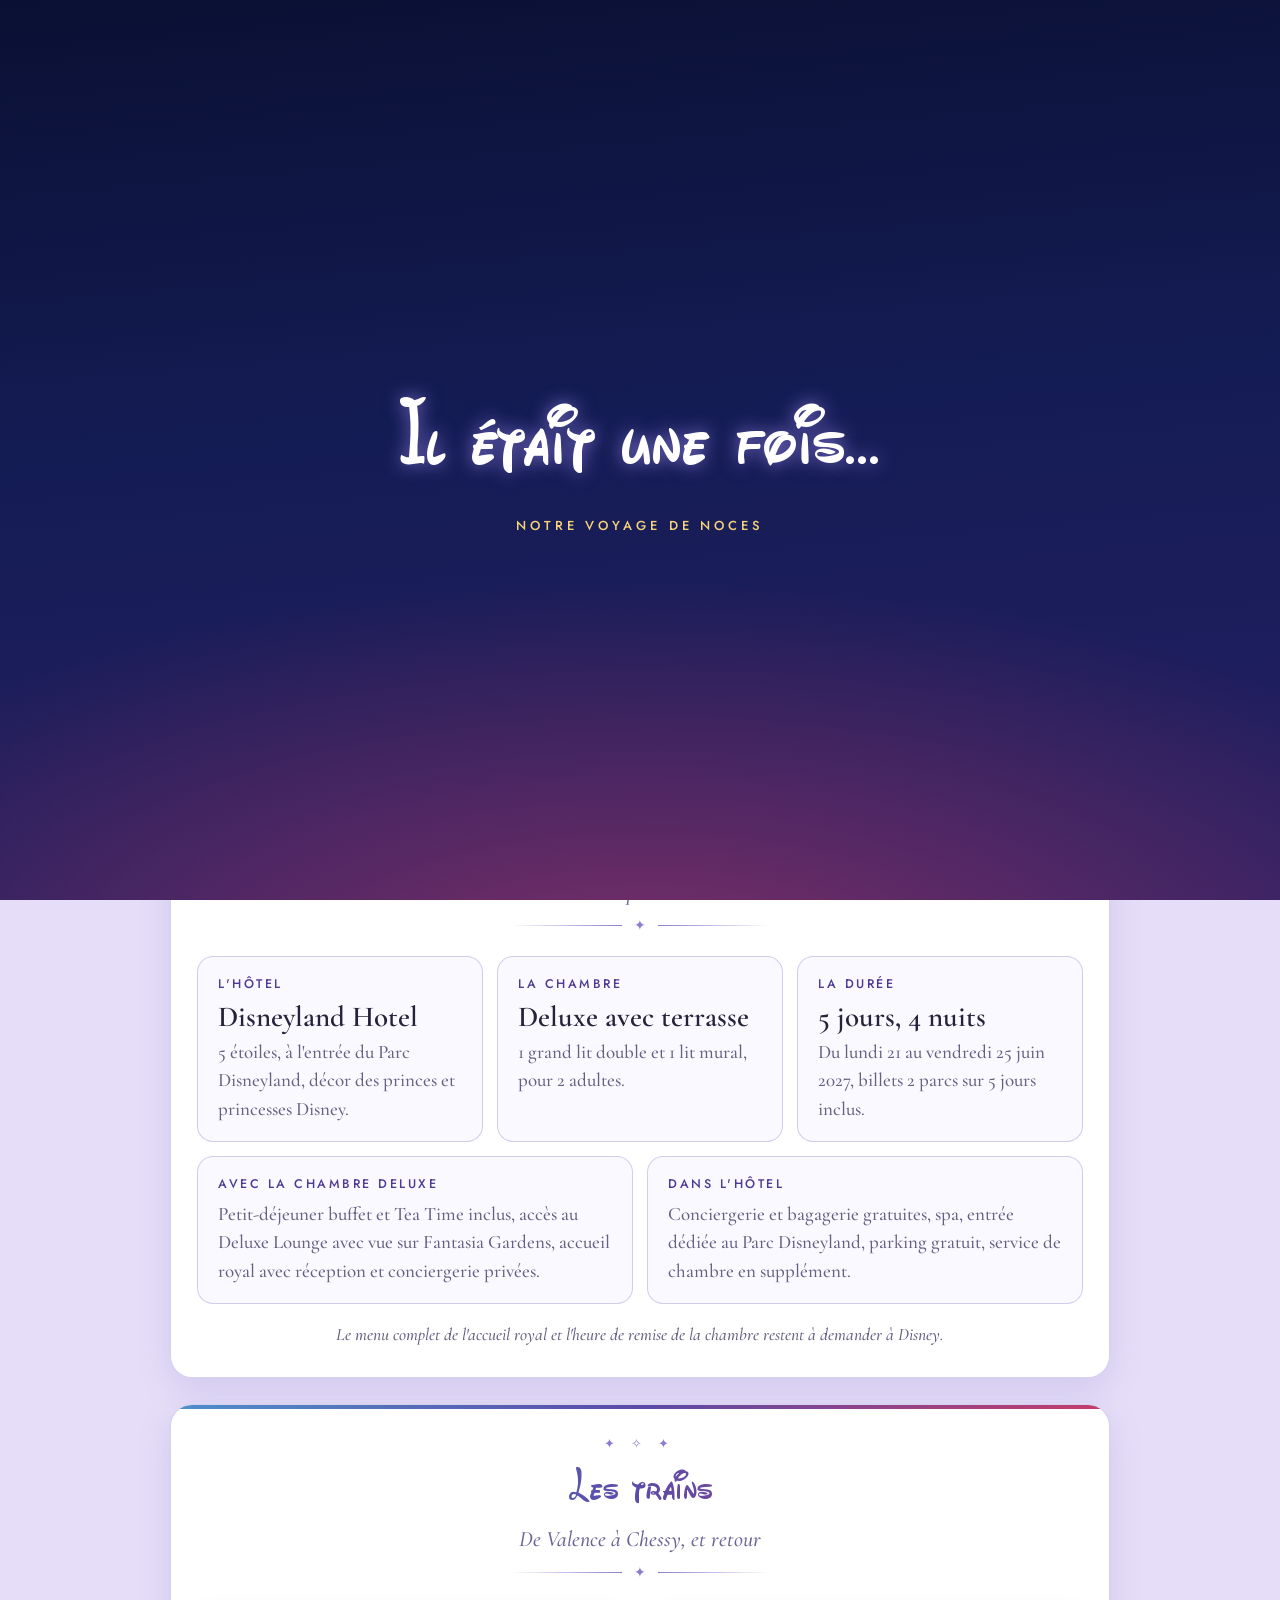
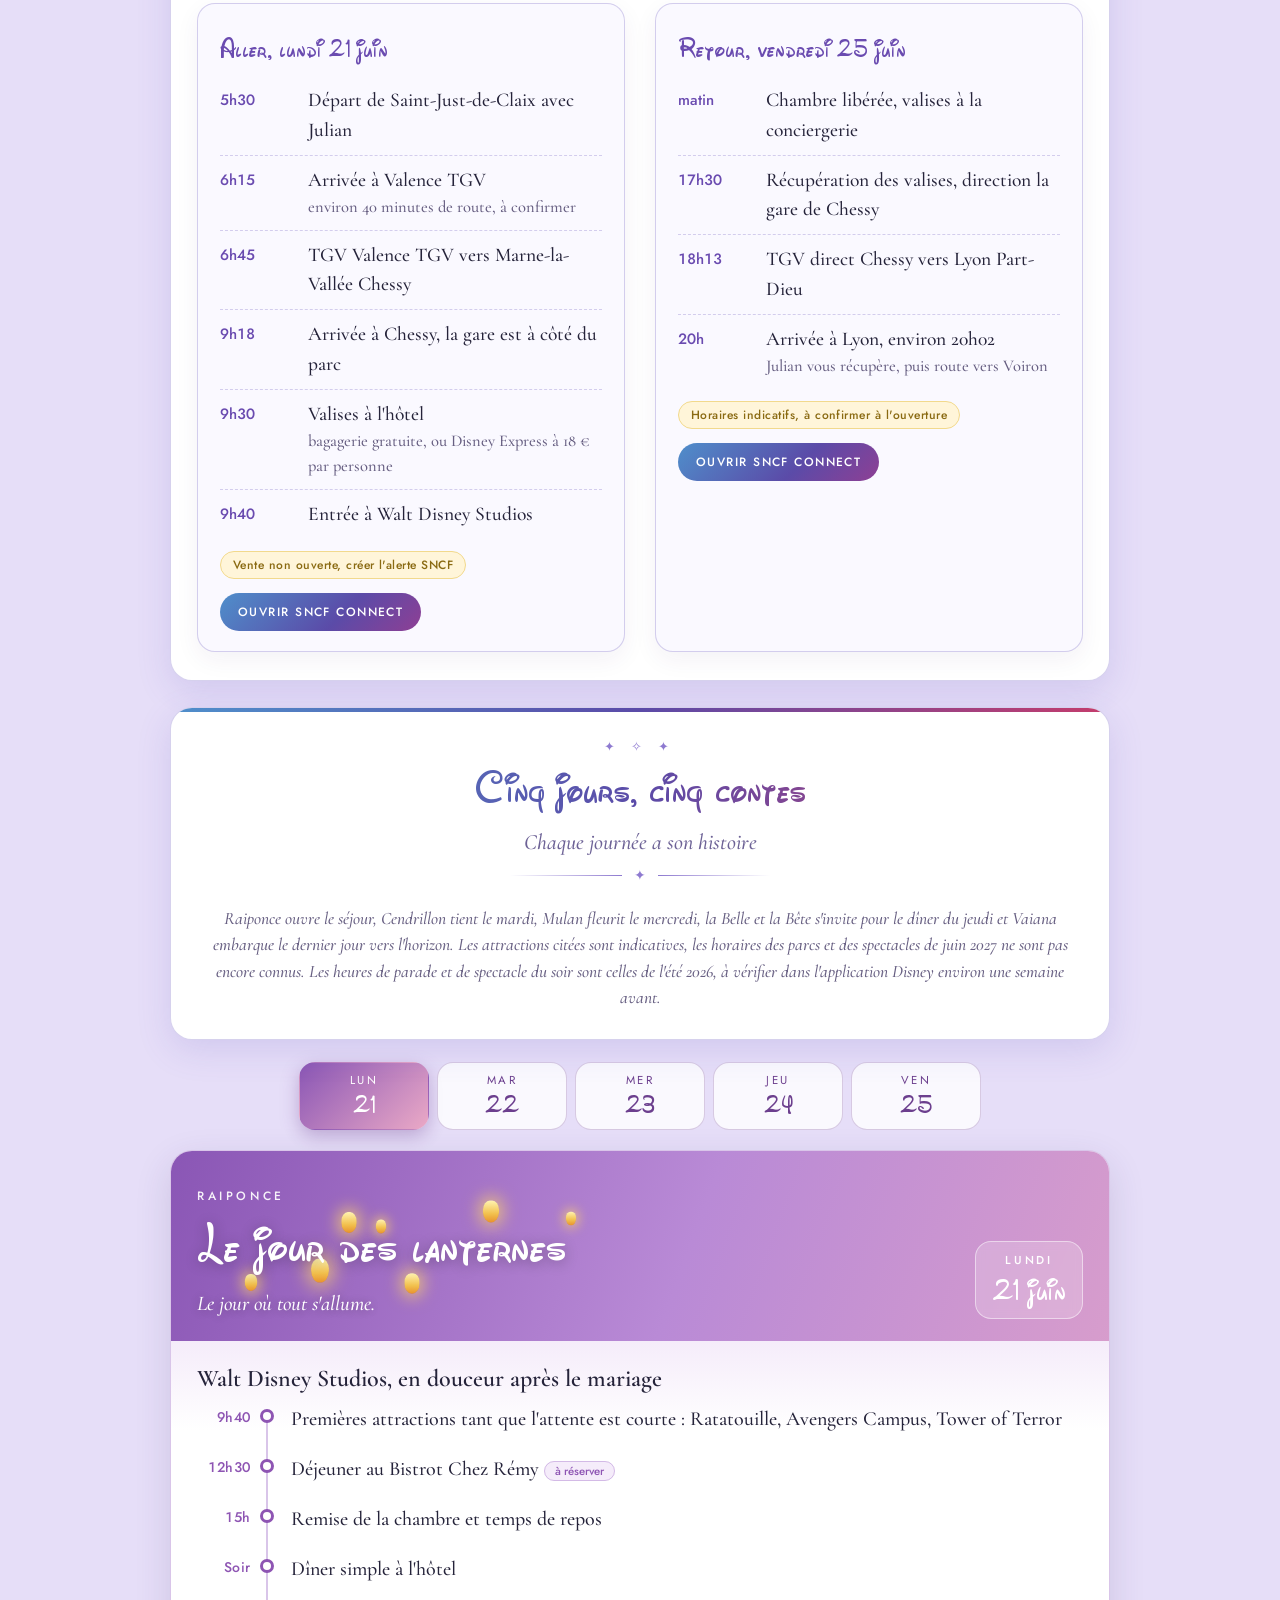
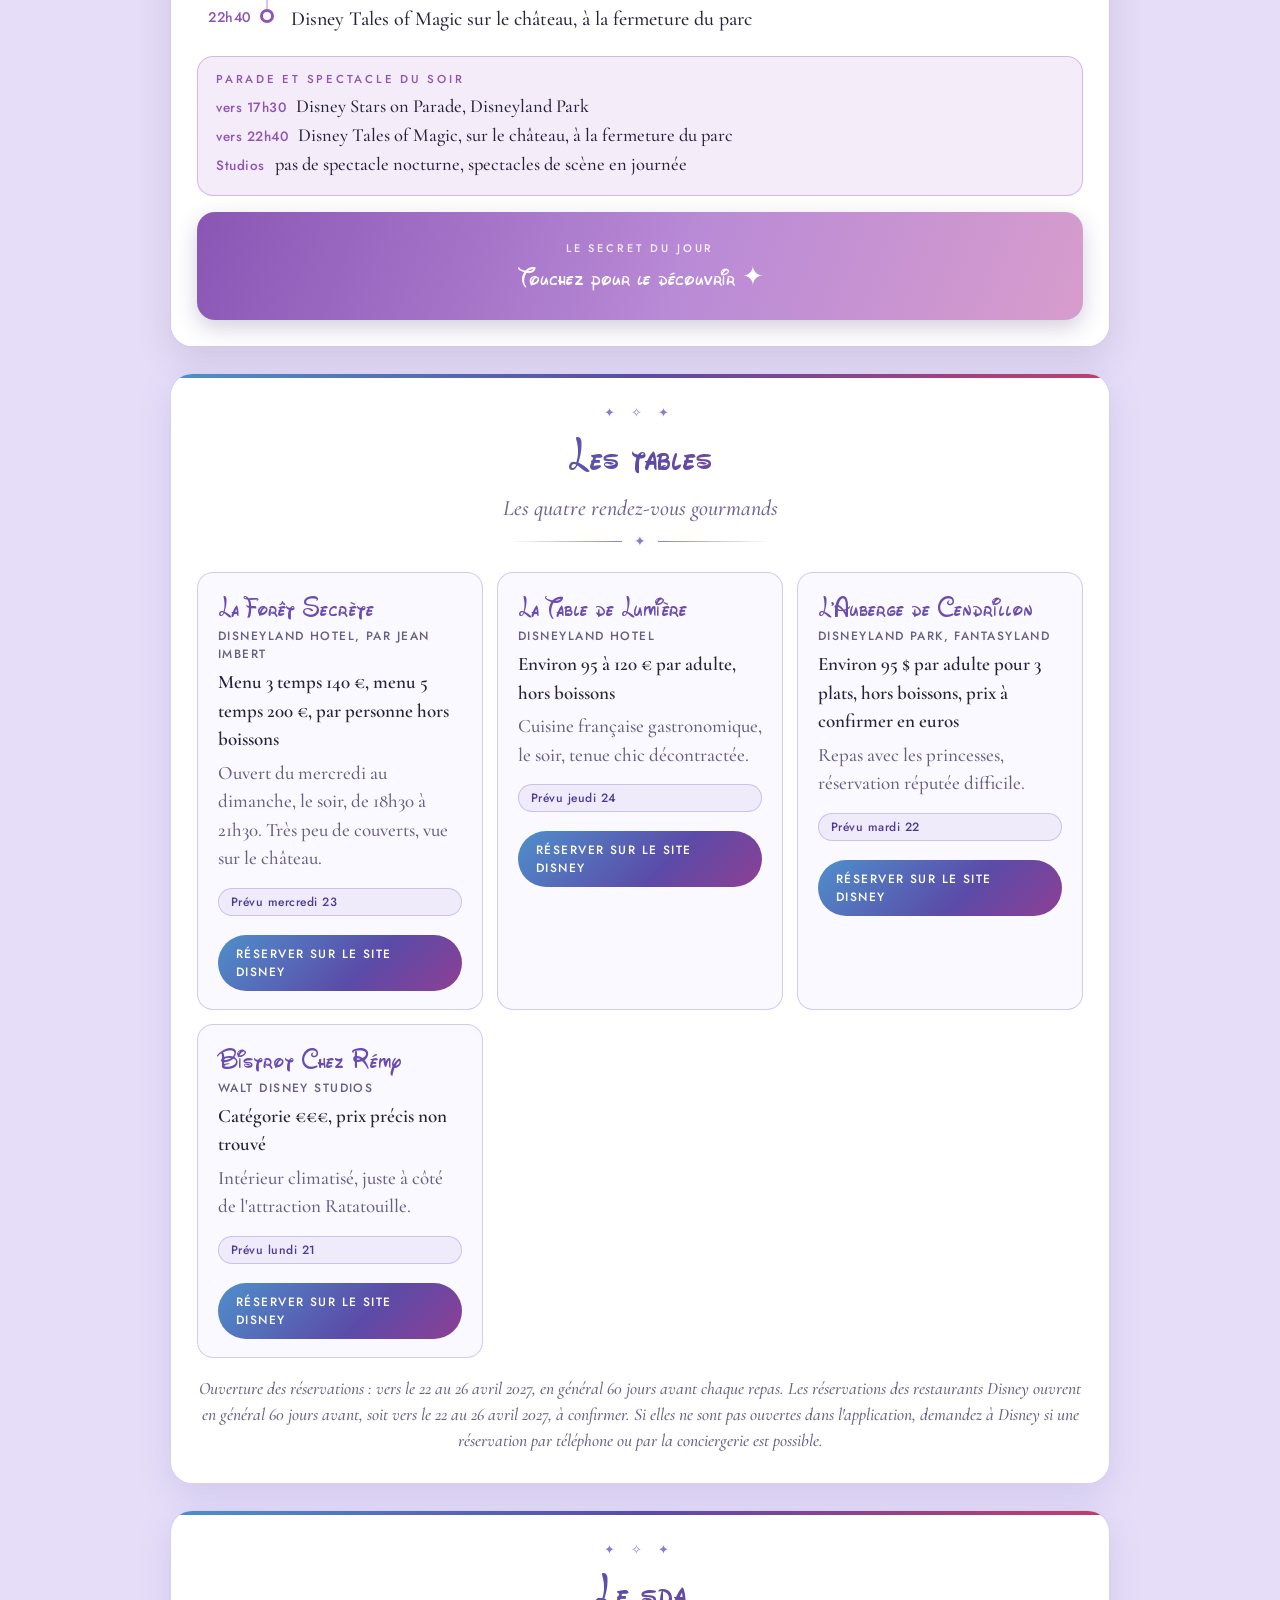
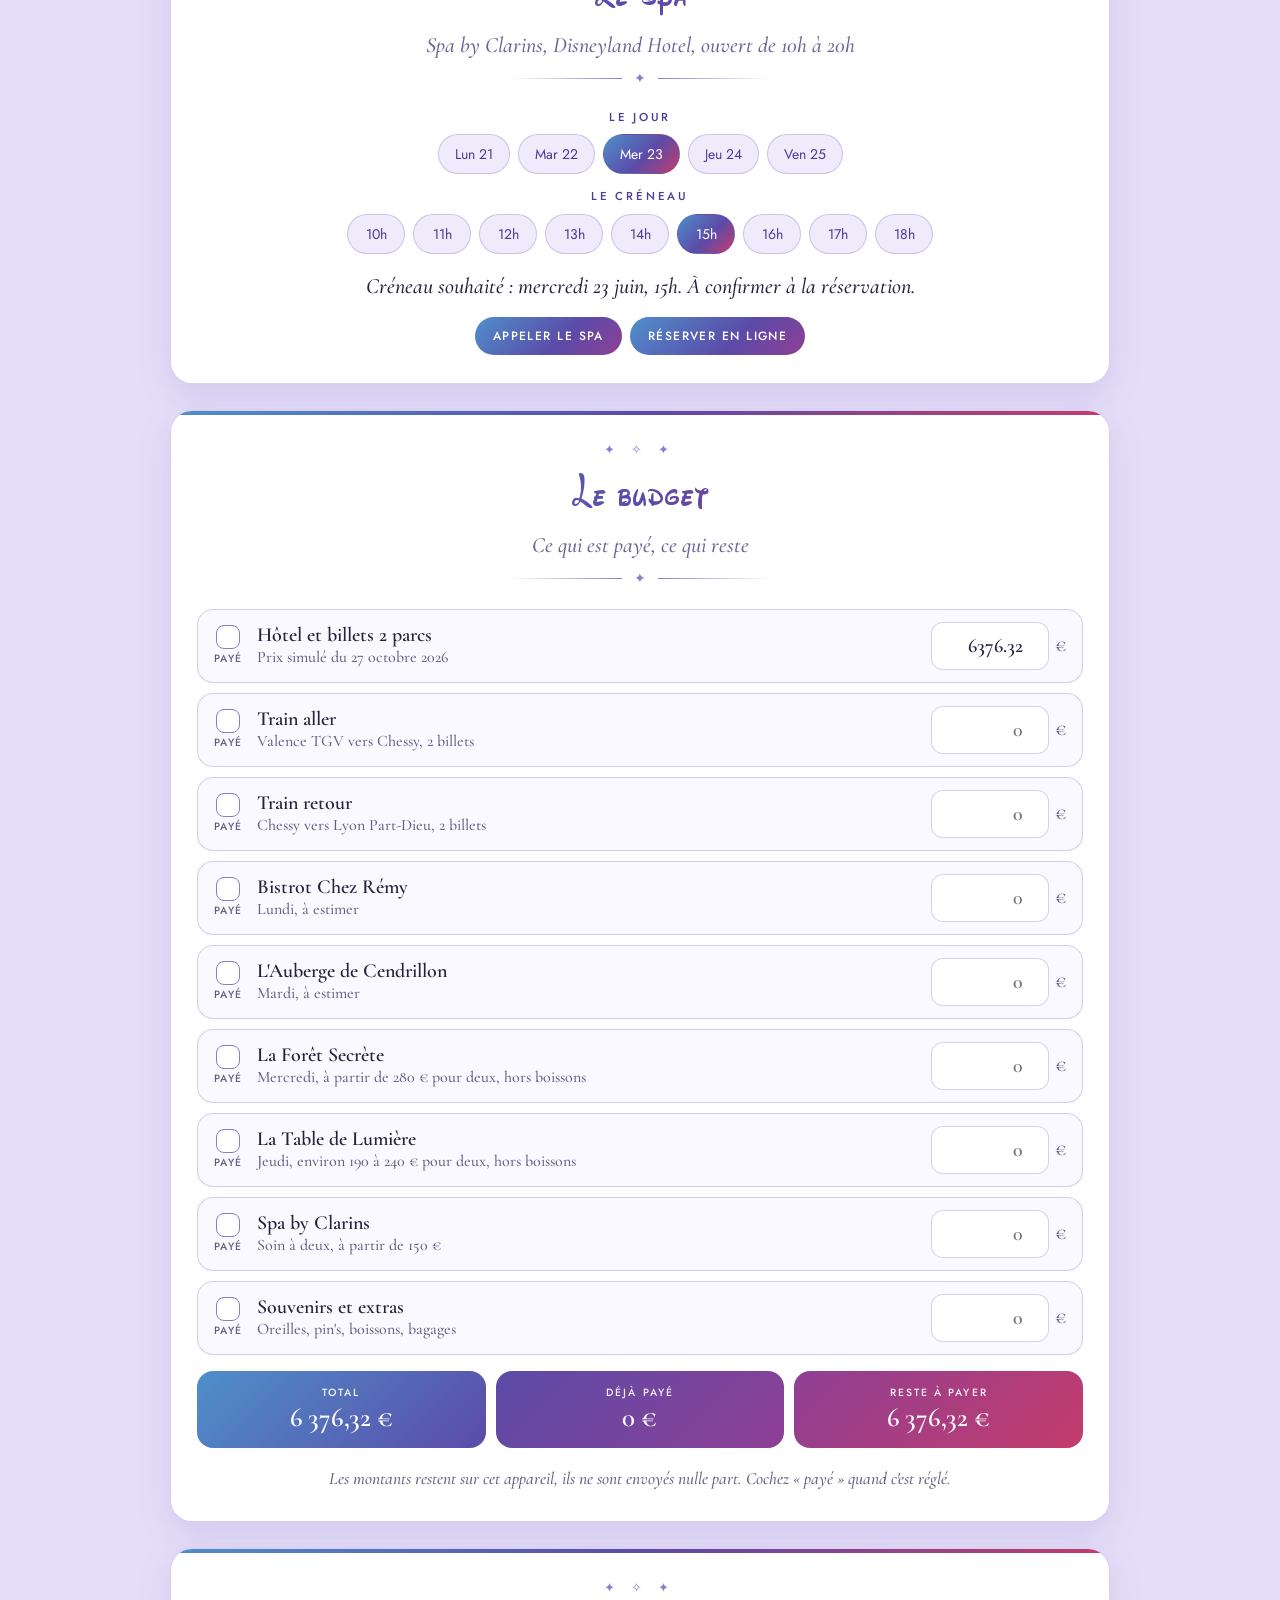
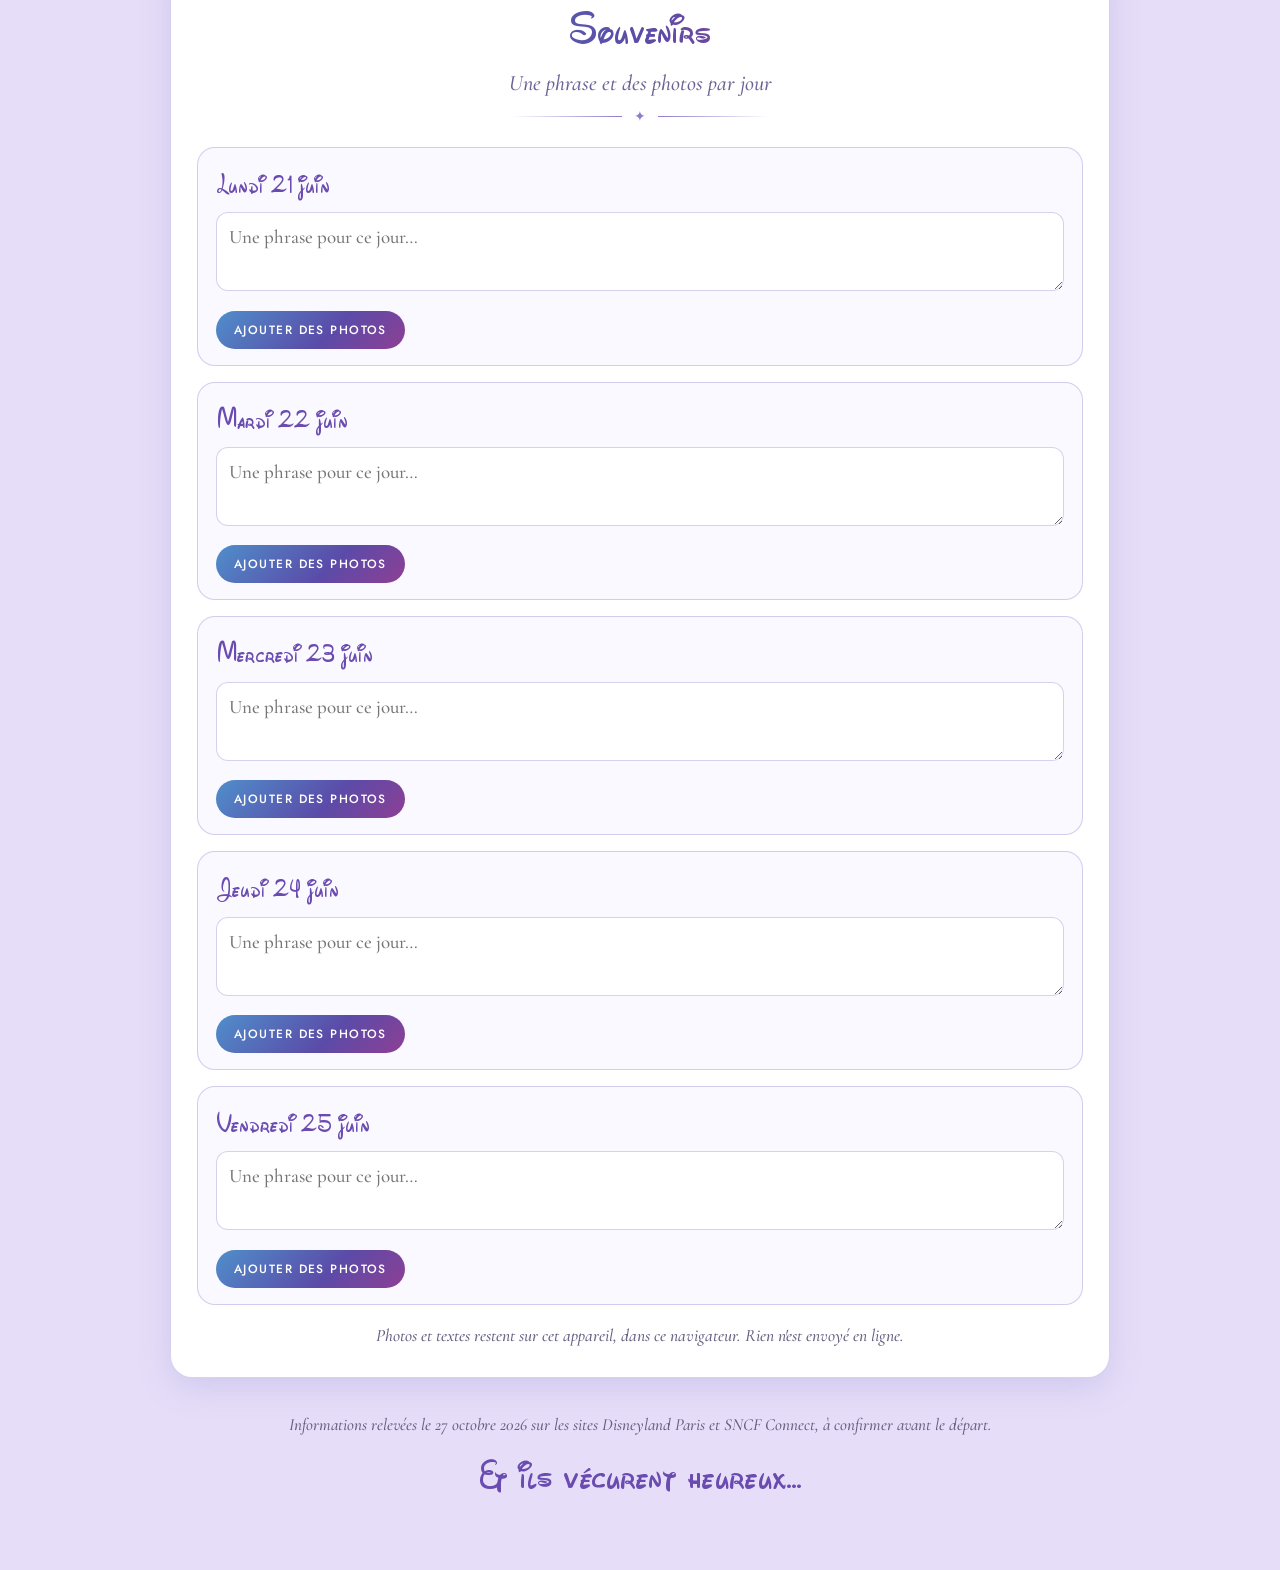
<file: voyage-de-noces.html>
<!doctype html>
<html lang="fr"><head><meta charset="utf-8"><meta name="viewport" content="width=device-width,initial-scale=1,viewport-fit=cover">
<title>Notre voyage de noces</title>
<meta name="theme-color" content="#4B3F9E">
<link rel="manifest" href="voyage.webmanifest">
<link rel="icon" type="image/svg+xml" href="voyage-favicon.svg">
<link rel="icon" href="voyage-favicon.ico" sizes="48x48">
<link rel="icon" type="image/png" sizes="32x32" href="voyage-favicon-32.png">
<link rel="icon" type="image/png" sizes="16x16" href="voyage-favicon-16.png">
<link rel="icon" type="image/png" sizes="192x192" href="voyage-icon-192.png">
<link rel="apple-touch-icon" href="voyage-apple-touch-icon.png">
<meta name="claude:viewport-fit-sides" content="cover">
<link rel="preconnect" href="https://fonts.googleapis.com"><link rel="preconnect" href="https://fonts.gstatic.com" crossorigin>
<link rel="stylesheet" href="https://fonts.googleapis.com/css2?family=Cormorant+Garamond:ital,wght@0,500;0,600;1,500&family=Jost:wght@400;500&display=swap">
<style>
@font-face{font-family:"Waltograph";src:url([data-uri]) format("truetype");font-display:swap}
/* Concept : un livre de contes. Une couverture nuit étoilée, puis un chapitre par jour, chacun aux couleurs d'un conte (Raiponce, Cendrillon, La Belle et la Bête). */
:root{
  color-scheme:light;
  --ink:#25233A;--ink-soft:#675F82;--paper:#fff;--blue:#4F8FCB;--indigo:#5B4BA8;--berry:#C43C6C;
  --rose:#6A4BB0;--rose-d:#4E3A94;--rose-m:#8E7AD0;--rose-soft:#EFEBFA;--rose-line:rgba(110,90,190,.28);
  --gold:#F2C14E;--gold-bg:#FFF5D9;--gold-ink:#8A6A12;--gold-line:#F2D98C;
  --mint-bg:#E3F6F3;--mint-ink:#2F7F76;--mint-line:#A8E0D8;
  --script:"Waltograph","Brush Script MT",cursive;
  --serif:"Cormorant Garamond",Georgia,serif;
  --sans:"Jost",system-ui,sans-serif;
}
*{box-sizing:border-box}
html{scroll-behavior:smooth}
body{margin:0;color:var(--ink);font-family:var(--serif);font-weight:500;font-size:19.5px;line-height:1.5;
  background:#e6def8 linear-gradient(135deg,#cfe3fb 0%,#ddd8fa 38%,#ecd6f3 70%,#f8d3e2 100%) fixed;
  padding-block:20px 64px;padding-left:max(16px,env(safe-area-inset-left,0px));padding-right:max(16px,env(safe-area-inset-right,0px));overflow-x:hidden}
.wrap{max-width:940px;margin:0 auto;display:grid;gap:26px;position:relative;z-index:1}
h1,h2,h3,p{margin:0}h2,h3{text-wrap:balance}
#bgst{position:fixed;inset:0;pointer-events:none;z-index:0;overflow:hidden}
#bgst i,.sky i,.fx i{position:absolute;font-style:normal;line-height:1;animation:tw 6s ease-in-out infinite alternate}
@keyframes tw{from{opacity:.15;transform:scale(.75)}to{opacity:.85;transform:scale(1.1)}}

/* Couverture */
.cover{position:relative;overflow:hidden;border-radius:26px;padding:50px 22px 40px;text-align:center;color:#fff;background:linear-gradient(165deg,#16275e 0%,#3E5199 30%,#5B4BA8 55%,#8E3F94 78%,#C43C6C 100%);box-shadow:0 22px 60px rgba(70,60,150,.35)}
.cover>*{position:relative;z-index:2}
.cover .sky{position:absolute;inset:0;z-index:1;pointer-events:none}
.shoot{position:absolute;z-index:1;top:14%;left:-20%;width:130px;height:2px;border-radius:2px;background:linear-gradient(90deg,transparent,#fff);transform:rotate(18deg);opacity:0;animation:shoot 9s 2s ease-in infinite}
@keyframes shoot{0%{opacity:0;transform:translate(0,0) rotate(18deg)}4%{opacity:1}14%{opacity:0;transform:translate(120vw,40vw) rotate(18deg)}100%{opacity:0}}
.once{font-family:var(--script);font-size:clamp(26px,5.4vw,36px);text-shadow:0 0 16px rgba(255,200,230,.7)}
.dates{font-family:var(--sans);font-size:13px;letter-spacing:.3em;text-transform:uppercase;margin-top:8px;color:#f1dff0}
.title{font-family:var(--script);font-weight:400;font-size:clamp(46px,11.5vw,92px);line-height:1.2;margin:22px 0 16px;text-wrap:balance;text-shadow:0 0 22px rgba(255,200,230,.65)}
.names{font-style:italic;font-size:clamp(23px,4vw,30px);color:#ffe3ee}
.count{display:flex;justify-content:center;gap:clamp(18px,6vw,46px);margin:28px 0 20px;font-variant-numeric:tabular-nums}
.count div{min-width:66px}
.count b{display:block;font-weight:500;font-size:clamp(38px,8vw,56px);line-height:1.05;text-shadow:0 0 18px rgba(255,220,230,.6)}
.count span{font-family:var(--sans);font-size:11px;letter-spacing:.26em;text-transform:uppercase;color:#f3dcea}
.where{font-size:19px;color:#fff3f8}
.sub{font-family:var(--script);font-size:clamp(22px,4.6vw,30px);margin-top:12px;text-shadow:0 0 14px rgba(255,200,230,.6)}

/* Navigation */
.nav{display:flex;flex-wrap:wrap;justify-content:center;gap:8px;position:sticky;top:max(8px,env(safe-area-inset-top,0px));z-index:20;padding:8px;border-radius:22px;background:rgba(255,255,255,.6);backdrop-filter:blur(8px);-webkit-backdrop-filter:blur(8px)}
.nav a{font-family:var(--sans);font-size:12.5px;letter-spacing:.14em;text-transform:uppercase;text-decoration:none;color:var(--rose-d);background:var(--rose-soft);border:1px solid var(--rose-line);border-radius:999px;padding:8px 16px;transition:transform .2s,background .2s;white-space:nowrap}
.nav a:hover{background:#fff;transform:translateY(-1px)}
a:focus-visible,button:focus-visible,input:focus-visible,summary:focus-visible{outline:2px solid var(--rose-m);outline-offset:2px}

/* Cartes générales */
.card{position:relative;background:var(--paper);border:1px solid var(--rose-line);border-radius:22px;padding:30px 26px 28px;box-shadow:0 10px 34px rgba(100,90,190,.16);overflow:hidden}
.card::before{content:"";position:absolute;left:0;right:0;top:0;height:4px;background:linear-gradient(90deg,#4F8FCB,#5B4BA8 50%,#C43C6C)}
.orn{text-align:center;color:var(--rose-m);font-size:13px;letter-spacing:.5em;margin-bottom:4px}
.card>h2{font-family:var(--script);font-weight:400;font-size:clamp(32px,6.4vw,44px);line-height:1.2;text-align:center;padding-bottom:6px}
.card>.lead{text-align:center;font-style:italic;color:#6D6296;font-size:22px;margin-top:6px}
.sep{display:flex;align-items:center;gap:12px;max-width:260px;margin:6px auto 20px}
.sep i{flex:1;height:1px;background:linear-gradient(90deg,transparent,var(--rose-m))}.sep i:last-child{transform:scaleX(-1)}
.sep b{color:var(--rose-m);font-size:14px;font-weight:400}
.grid{display:grid;gap:14px;grid-template-columns:repeat(auto-fit,minmax(240px,1fr))}
.tile{border:1px solid var(--rose-line);border-radius:16px;padding:18px 20px;background:#faf9ff;min-width:0}
.tile h3{font-family:var(--sans);font-weight:500;font-size:12.5px;letter-spacing:.2em;text-transform:uppercase;color:var(--rose-d);margin-bottom:6px}
.tile p{font-size:19px;color:var(--ink-soft)}
.tile .big{font-size:29px;font-weight:600;color:var(--ink);line-height:1.15;margin-bottom:4px}
.pill{display:inline-block;font-family:var(--sans);font-size:12px;letter-spacing:.04em;border-radius:999px;padding:4px 12px;margin-top:10px;background:var(--rose-soft);color:var(--rose-d);border:1px solid var(--rose-line)}
.pill.wait{background:var(--gold-bg);color:var(--gold-ink);border-color:var(--gold-line)}
.note{font-size:17.5px;color:var(--ink-soft);margin-top:18px;text-align:center;font-style:italic}
.line{list-style:none;margin:0;padding:0;display:grid}
.line li{display:grid;grid-template-columns:74px 1fr;gap:14px;padding:10px 0;border-bottom:1px dashed var(--rose-line)}
.line li:last-child{border-bottom:0}
.line time{font-family:var(--sans);font-size:15px;font-weight:500;color:var(--rose);font-variant-numeric:tabular-nums;padding-top:3px}
.line p{min-width:0}
.line small{display:block;font-size:16.5px;color:var(--ink-soft)}
.sub-h{font-family:var(--script);font-size:27px;color:var(--rose);margin:4px 0 8px}
.two{display:grid;gap:30px;grid-template-columns:repeat(auto-fit,minmax(290px,1fr))}

/* Chapitres : un conte par jour */
.book{display:grid;gap:22px}
.ch{--a:#C96F93;--a-soft:#FDEDF1;--a-line:var(--rose-line);--h:linear-gradient(110deg,#5B3FA0,#9B6BD0 55%,#F6D26A);
  position:relative;background:#fff;border:1px solid var(--a-line);border-radius:22px;overflow:hidden;box-shadow:0 12px 36px rgba(60,40,100,.14)}
.ch-hd{position:relative;display:grid;grid-template-columns:1fr auto;gap:12px;align-items:end;min-height:190px;padding:26px 26px 22px;color:#fff;background:var(--h);overflow:hidden}
.ch-hd>*{position:relative;z-index:2}
.ch-hd .fx{position:absolute;inset:0;z-index:1;pointer-events:none}
.ch-conte{font-family:var(--sans);font-size:12px;letter-spacing:.3em;text-transform:uppercase;opacity:.92}
.ch-name{font-family:var(--script);font-weight:400;font-size:clamp(34px,7vw,54px);line-height:1.2;margin:6px 0 12px;text-shadow:0 2px 14px rgba(0,0,0,.28)}
.ch-epi{font-style:italic;font-size:21px;text-shadow:0 1px 10px rgba(0,0,0,.3)}
.ch-date{text-align:center;border-radius:16px;padding:10px 16px;background:rgba(255,255,255,.2);border:1px solid rgba(255,255,255,.5);backdrop-filter:blur(4px);-webkit-backdrop-filter:blur(4px)}
.ch-date span{display:block;font-family:var(--sans);font-size:11.5px;letter-spacing:.24em;text-transform:uppercase}
.ch-date b{display:block;font-family:var(--script);font-weight:400;font-size:34px;line-height:1.15}
.ch-bd{padding:24px 26px 26px}
.ch-bd h3{font-weight:600;font-size:24px;line-height:1.2;margin-bottom:10px}
.ch-bd ul{margin:0;padding:0;list-style:none;display:grid;gap:8px;font-size:20px}
.ch-bd li{position:relative;padding-left:26px}
.ch-bd li::before{content:"✦";position:absolute;left:0;top:3px;font-size:14px;color:var(--a)}
.tag{font-family:var(--sans);font-size:11.5px;background:var(--gold-bg);color:var(--gold-ink);border:1px solid var(--gold-line);border-radius:999px;padding:1px 10px;white-space:nowrap}
.ch.raiponce{--a:#8E55B3;--a-soft:#F5ECFA;--a-line:rgba(160,110,200,.4);--h:linear-gradient(110deg,#8A56B5 0%,#B98AD6 55%,#EBA9C6 130%)}
.ch.vaiana{--a:#0E8A9A;--a-soft:#E2F5F5;--a-line:rgba(14,138,154,.35);--h:linear-gradient(110deg,#064B5E 0%,#0E8A9A 45%,#27B7B5 75%,#F28C6B 135%)}
.ch.cendrillon{--a:#2F6FB5;--a-soft:#E6F1FB;--a-line:rgba(47,111,181,.35);--h:linear-gradient(110deg,#2A62A8 0%,#4FA3DC 60%,#9FD2F2 125%)}
.ch.mulan{--a:#B0508F;--a-soft:#FAEAF4;--a-line:rgba(176,80,143,.35);--h:linear-gradient(110deg,#8E3F94 0%,#D86CA8 60%,#F4A9CB 130%)}
.ch.belle{--a:#B03466;--a-soft:#FBE8EF;--a-line:rgba(176,52,102,.35);--h:linear-gradient(110deg,#7A1B3F 0%,#B8294F 45%,#D9783A 78%,#F2C14E 120%)}
.ch .tag{background:var(--a-soft);color:var(--a);border-color:var(--a-line)}
.ch-bd{background:linear-gradient(180deg,var(--a-soft) 0,#fff 90px)}
.lant{position:absolute;width:14px;height:19px;border-radius:42% 42% 48% 48%;background:linear-gradient(180deg,#fff3b0,#F2C14E 60%,#e8932d);box-shadow:0 0 14px 4px rgba(255,214,102,.65);animation:drift 9s ease-in-out infinite alternate}
@keyframes drift{from{transform:translateY(0)}to{transform:translateY(-14px)}}
.petal{position:absolute;width:10px;height:14px;border-radius:60% 40% 60% 40%;background:#E56B9B;opacity:.85;animation:fall 11s ease-in-out infinite alternate}
@keyframes fall{from{transform:translate(0,0) rotate(0)}to{transform:translate(-16px,20px) rotate(50deg)}}
.fx svg{position:absolute;right:190px;bottom:10px;height:80%;max-height:150px;width:auto;opacity:.95}
.book .ch-hd>div:first-child{padding-right:0}
@media(max-width:560px){.ch-hd{grid-template-columns:1fr;min-height:200px;align-items:start}.ch-date{justify-self:start;display:flex;gap:10px;align-items:baseline}.ch-date b{font-size:30px}.fx svg{right:12px;bottom:12px;opacity:.4;height:46%}.ch-bd,.card{padding-inline:16px}.card{padding-block:26px 24px}body{font-size:18.5px}.line li{grid-template-columns:62px 1fr;gap:10px}.nav{flex-wrap:nowrap;overflow-x:auto;justify-content:flex-start;scrollbar-width:none}.nav::-webkit-scrollbar{display:none}.nav a{flex-shrink:0}}


/* Onglets des jours */
.daytabs{display:flex;gap:8px;justify-content:center;margin:0 0 20px}
.daytabs button{flex:1 1 0;min-width:0;max-width:130px;display:grid;justify-items:center;gap:0;padding:9px 6px;border-radius:16px;cursor:pointer;font-family:var(--sans);color:#6C3F8E;background:rgba(255,255,255,.8);border:1px solid rgba(108,63,142,.25);transition:background .15s,color .15s}
.daytabs button span{font-size:11.5px;letter-spacing:.22em;text-transform:uppercase}
.daytabs button b{font-family:var(--script);font-weight:400;font-size:28px;line-height:1.15}
.daytabs button:hover{background:#fff}
.daytabs button[aria-selected="true"]{background:linear-gradient(135deg,#4F8FCB,#5B4BA8 55%,#C43C6C);color:#fff;border-color:transparent;box-shadow:0 6px 18px rgba(108,63,142,.35)}
.daytabs button:focus-visible{outline:2px solid var(--rose-d);outline-offset:2px}
@media(max-width:560px){.daytabs{gap:6px}.daytabs button{padding:8px 2px;border-radius:14px}.daytabs button span{font-size:10.5px;letter-spacing:.12em}.daytabs button b{font-size:25px}}
.daytabs button[aria-selected="true"]{background:var(--th)}
#t-lundi{--th:linear-gradient(135deg,#8A56B5,#EBA9C6)}
#t-mardi{--th:linear-gradient(135deg,#2A62A8,#6DB6E8)}
#t-mercredi{--th:linear-gradient(135deg,#8E3F94,#F4A9CB)}
#t-jeudi{--th:linear-gradient(135deg,#7A1B3F,#F2C14E)}
#t-vendredi{--th:linear-gradient(135deg,#064B5E,#27B7B5)}
.ch.mulan .petal{background:#fff;opacity:.75}
.ch-hd .ch-img{position:absolute;inset:0;width:100%;height:100%;object-fit:cover;z-index:0;pointer-events:none}

.ch.raiponce{--ov:.5}.ch.belle{--ov:.5}.ch.vaiana{--ov:.6}.ch.cendrillon{--ov:.58}.ch.mulan{--ov:.6}
.credit{font-size:14.5px;color:var(--ink-soft);text-align:center;margin-top:16px;font-style:italic}
.trip{border:1px solid var(--rose-line);border-radius:18px;padding:20px 22px;background:#faf9ff;min-width:0;box-shadow:0 8px 24px rgba(60,40,100,.06)}
.trip .pill{margin-top:12px}
@media(max-width:560px){.trip{padding:18px 14px}}

/* Tables */
.resto{display:flex;flex-direction:column;gap:5px}
.resto h3{font-family:var(--script);font-weight:400;font-size:27px;letter-spacing:0;text-transform:none;color:var(--rose);line-height:1.15;margin:0}
.resto .meta{font-family:var(--sans);font-size:12px;letter-spacing:.12em;text-transform:uppercase;color:var(--ink-soft)}
.resto .price{font-size:19px;color:var(--ink);font-weight:600}
/* À faire */
.todo{list-style:none;margin:0;padding:0;display:grid;gap:6px}
.todo label{display:grid;grid-template-columns:26px 1fr;gap:12px;align-items:start;padding:10px 12px;border-radius:12px;cursor:pointer}
.todo label:hover{background:var(--rose-soft)}
.todo input{appearance:none;-webkit-appearance:none;width:22px;height:22px;margin:3px 0 0;border:1.5px solid var(--rose-m);border-radius:7px;background:#fff;display:grid;place-content:center;cursor:pointer}
.todo input::after{content:"✦";font-size:13px;line-height:1;color:#fff;transform:scale(0);transition:transform .18s}
.todo input:checked{background:linear-gradient(135deg,#f7b6cd,var(--rose-m))}
.todo input:checked::after{transform:scale(1)}
.todo input:checked+span{color:var(--ink-soft);text-decoration:line-through;text-decoration-color:var(--rose-line)}
.todo small{display:block;font-size:16.5px;color:var(--ink-soft);text-decoration:none}
details{border:1px solid var(--rose-line);border-radius:16px;background:#faf9ff;padding:4px 20px;margin-top:18px}
summary{font-family:var(--sans);font-size:13px;letter-spacing:.14em;text-transform:uppercase;padding:14px 0;cursor:pointer;color:var(--rose-d)}
.msg{white-space:pre-wrap;font-size:18.5px;padding:4px 0 14px}
.copy{font-family:var(--sans);font-size:12px;letter-spacing:.14em;text-transform:uppercase;color:#fff;background:var(--ink);border:0;border-radius:999px;padding:11px 22px;cursor:pointer;margin-bottom:14px}
.copy:hover{background:#4a3550}
.foot{text-align:center;font-size:17px;color:var(--ink-soft);font-style:italic;padding-top:8px}
.foot .script{font-family:var(--script);font-style:normal;font-size:clamp(30px,6vw,42px);color:var(--rose);display:block;margin-top:6px}
@media(prefers-reduced-motion:reduce){html{scroll-behavior:auto}#bgst i,.sky i,.shoot,.lant,.petal{animation:none}.todo input::after{transition:none}}

/* ===== v2 : teintes du logo, outils, frise, secrets, budget, souvenirs ===== */
.title{text-shadow:none;filter:drop-shadow(0 0 14px rgba(170,150,255,.55))}
.title span{background:linear-gradient(90deg,#8CC4FF 0%,#B9A6FF 50%,#FF9CC2 100%);-webkit-background-clip:text;background-clip:text;color:transparent;-webkit-box-decoration-break:clone;box-decoration-break:clone;padding:.3em .1em}
.card>h2{background:linear-gradient(90deg,#4F8FCB,#5B4BA8 50%,#C43C6C);-webkit-background-clip:text;background-clip:text;color:transparent}
.orn,.sep b{color:var(--rose-m)}
.sep i{background:linear-gradient(90deg,transparent,var(--rose-m))}
.cdpre,.cdpost{font-family:var(--sans);font-size:12px;letter-spacing:.3em;text-transform:uppercase;color:#e4e0ff;margin-top:22px}
.cdpost{margin:0 0 14px}
.count{margin:8px 0 6px}
.tools{display:flex;flex-wrap:wrap;justify-content:center;gap:8px;margin-top:22px}
.tools button{font-family:var(--sans);font-size:11.5px;letter-spacing:.14em;text-transform:uppercase;color:#fff;background:rgba(255,255,255,.16);border:1px solid rgba(255,255,255,.45);border-radius:999px;padding:9px 16px;cursor:pointer;backdrop-filter:blur(4px);-webkit-backdrop-filter:blur(4px)}
.tools button:hover{background:rgba(255,255,255,.28)}
.tools button:focus-visible{outline:2px solid #fff;outline-offset:2px}
.nav{flex-wrap:nowrap;overflow-x:auto;justify-content:flex-start;scrollbar-width:none}
.nav::-webkit-scrollbar{display:none}
@media(min-width:860px){.nav{justify-content:center}}
.nav a:first-child{margin-left:auto}.nav a:last-child{margin-right:auto}
.btn{display:inline-block;font-family:var(--sans);font-size:12px;letter-spacing:.12em;text-transform:uppercase;text-decoration:none;color:#fff;background:linear-gradient(135deg,#4F8FCB,#5B4BA8 60%,#8E3F94);border:0;border-radius:999px;padding:10px 18px;cursor:pointer;transition:transform .2s,box-shadow .2s}
.btn:hover{transform:translateY(-1px);box-shadow:0 6px 16px rgba(91,75,168,.35)}
.btn:focus-visible{outline:2px solid var(--rose-d);outline-offset:2px}
.acts{display:flex;flex-wrap:wrap;gap:8px;margin-top:14px}
.tag{text-decoration:none}
a.tag:hover{filter:brightness(.95)}
/* bandeau aujourd'hui */
.today{display:grid;gap:2px;margin:0 0 16px;padding:14px 20px;border-radius:18px;color:#fff;background:linear-gradient(110deg,#4F8FCB,#5B4BA8 55%,#C43C6C);box-shadow:0 10px 28px rgba(91,75,168,.3)}
.today[hidden]{display:none}
.td-k{font-family:var(--sans);font-size:11.5px;letter-spacing:.28em;text-transform:uppercase;opacity:.9}
.today b{font-family:var(--script);font-weight:400;font-size:28px;line-height:1.2}
.today #td-n{font-size:19px}
/* frise horaire */
.ch-bd .tl{list-style:none;margin:6px 0 0;padding:0;display:grid;gap:0}
.ch-bd .tl>li{padding:0;display:grid;grid-template-columns:70px 1fr;gap:0;font-size:20px;transition:opacity .3s}
.ch-bd .tl>li::before{content:none}
.tl time{font-family:var(--sans);font-size:14px;font-weight:500;letter-spacing:.04em;color:var(--a);text-align:right;padding:3px 16px 0 0;font-variant-numeric:tabular-nums}
.tl-b{position:relative;padding:0 0 20px 24px;border-left:2px solid var(--a-line);min-width:0}
.tl-b::before{content:"";position:absolute;left:-8px;top:5px;width:14px;height:14px;border-radius:50%;background:#fff;border:3px solid var(--a);box-sizing:border-box}
.tl>li:last-child .tl-b{border-left-color:transparent;padding-bottom:6px}
.tl>li.past{opacity:.5}
.tl>li.past .tl-b::before{background:var(--a)}
.tl>li.next .tl-b::before{background:var(--a);box-shadow:0 0 0 5px var(--a-line)}
.tl>li.next .tl-b p{font-weight:600}
.tl>li.next .tl-b p::after{content:"Prochaine étape";display:inline-block;margin-left:10px;font-family:var(--sans);font-size:10.5px;letter-spacing:.14em;text-transform:uppercase;font-weight:500;color:#fff;background:var(--a);border-radius:999px;padding:2px 10px;vertical-align:2px}
@media(max-width:560px){.ch-bd .tl>li{grid-template-columns:58px 1fr;font-size:19px}.tl time{padding-right:12px;font-size:13px}.tl-b{padding-left:18px}}
/* secret du jour */
.secret{display:block;width:100%;margin-top:16px;padding:0;background:none;border:0;cursor:pointer;perspective:900px;text-align:center;font:inherit;color:inherit}
.secret:focus-visible{outline:2px solid var(--a);outline-offset:3px;border-radius:18px}
.sc-in{display:grid;transition:transform .7s cubic-bezier(.3,.8,.3,1);transform-style:preserve-3d}
.secret[aria-pressed="true"] .sc-in{transform:rotateY(180deg)}
.sc-f,.sc-b{grid-area:1/1;display:grid;align-content:center;justify-items:center;gap:4px;min-height:108px;padding:18px 22px;border-radius:18px;backface-visibility:hidden;-webkit-backface-visibility:hidden}
.sc-f{color:#fff;background:var(--h);box-shadow:0 8px 22px rgba(60,40,100,.22)}
.sc-f b{font-family:var(--script);font-weight:400;font-size:26px;line-height:1.2}
.sc-b{transform:rotateY(180deg);background:#fff;border:2px dashed var(--a);color:var(--ink);font-style:italic;font-size:19.5px;line-height:1.4}
.sc-in small{font-family:var(--sans);font-style:normal;font-size:11px;letter-spacing:.26em;text-transform:uppercase;opacity:.85}
.sc-b small{color:var(--a);opacity:1}
/* budget */
.bg{display:grid;gap:10px}
.bg-r{display:grid;grid-template-columns:auto 1fr auto;gap:14px;align-items:center;padding:12px 16px;border:1px solid var(--rose-line);border-radius:16px;background:#faf9ff}
.bg-l{min-width:0}.bg-l b{display:block;font-weight:600;font-size:20px;line-height:1.2}.bg-l small{display:block;font-size:16px;color:var(--ink-soft);line-height:1.3}
.bg-p{display:grid;justify-items:center;gap:2px;font-family:var(--sans);font-size:10.5px;letter-spacing:.14em;text-transform:uppercase;color:var(--ink-soft);cursor:pointer}
.bg-p input{appearance:none;-webkit-appearance:none;width:24px;height:24px;margin:0;border:1.5px solid var(--rose-m);border-radius:8px;background:#fff;display:grid;place-content:center;cursor:pointer}
.bg-p input::after{content:"✦";font-size:14px;line-height:1;color:#fff;transform:scale(0);transition:transform .18s}
.bg-p input:checked{background:linear-gradient(135deg,#4F8FCB,#5B4BA8)}
.bg-p input:checked::after{transform:scale(1)}
.bg-r.paid .bg-l b{color:var(--ink-soft)}
.bg-v{display:flex;align-items:center;gap:6px}
.bg-v input{width:118px;font:inherit;font-size:20px;font-weight:600;text-align:right;color:var(--ink);padding:8px 10px;border:1px solid var(--rose-line);border-radius:12px;background:#fff;min-width:0}
.bg-v i{font-style:normal;color:var(--ink-soft)}
.bg-v input:focus-visible,.sv textarea:focus-visible{outline:2px solid var(--rose-m);outline-offset:1px}
.bg-t{display:grid;grid-template-columns:repeat(3,1fr);gap:10px;margin-top:16px}
.bg-t div{text-align:center;border-radius:16px;padding:14px 8px;color:#fff;background:linear-gradient(135deg,#4F8FCB,#5B4BA8)}
.bg-t div:nth-child(2){background:linear-gradient(135deg,#5B4BA8,#8E3F94)}
.bg-t div:nth-child(3){background:linear-gradient(135deg,#8E3F94,#C43C6C)}
.bg-t span{display:block;font-family:var(--sans);font-size:10.5px;letter-spacing:.2em;text-transform:uppercase;opacity:.9}
.bg-t b{display:block;font-weight:600;font-size:clamp(19px,4.6vw,27px);line-height:1.25}
@media(max-width:560px){.bg-r{grid-template-columns:auto 1fr;gap:10px 12px}.bg-v{grid-column:1/-1;justify-content:flex-end}.bg-v input{width:100%}}
/* souvenirs */
.svs{display:grid;gap:16px}
.sv{border:1px solid var(--rose-line);border-radius:18px;padding:16px 18px;background:#faf9ff}
.sv h3{font-family:var(--script);font-weight:400;font-size:27px;color:var(--rose);margin:0 0 8px}
.sv textarea{width:100%;font:inherit;font-size:19px;color:var(--ink);padding:10px 12px;border:1px solid var(--rose-line);border-radius:12px;background:#fff;resize:vertical}
.sv-g{display:grid;grid-template-columns:repeat(auto-fill,minmax(96px,1fr));gap:8px;margin:12px 0}
.sv-g:empty{display:none}
.sv-p{position:relative;aspect-ratio:1;border-radius:12px;overflow:hidden;background:#e6e1f6}
.sv-p img{width:100%;height:100%;object-fit:cover;display:block;cursor:zoom-in}
.sv-p button{position:absolute;top:4px;right:4px;width:28px;height:28px;border-radius:50%;border:0;background:rgba(30,20,60,.65);color:#fff;font-size:16px;line-height:1;cursor:pointer}
.sv-add{margin-top:10px}
#lb{position:fixed;inset:0;z-index:100;background:rgba(20,14,48,.88);display:grid;place-items:center;padding:16px;cursor:zoom-out}
#lb[hidden]{display:none}
#lb img{max-width:100%;max-height:100%;border-radius:12px}
/* animations coupées */
.calm #bgst i,.calm .sky i,.calm .fx i,.calm .shoot,.calm .lant,.calm .petal{animation:none}
.calm .shoot{display:none}
.calm .sc-in{transition:none}
@media(prefers-reduced-motion:reduce){.sc-in{transition:none}}
/* impression : une page par jour */
@media print{
  html,body{background:#fff!important}
  body{padding:0;font-size:15px}
  #bgst,.sky,.shoot,.fx,.nav,.tools,.daytabs,.today,.secret,.acts,.sv-add,.sv-p button,#sv-note,.cdpre,.cdpost,.count{display:none!important}
  .cover{box-shadow:none;padding:24px 16px;color:#fff;-webkit-print-color-adjust:exact;print-color-adjust:exact}
  .card,.ch,.tile,.trip,.sv,.bg-r{box-shadow:none;break-inside:avoid}
  *{-webkit-print-color-adjust:exact;print-color-adjust:exact}
  .ch[hidden]{display:block!important}
  .ch{break-before:page;border:1px solid #ccc}
  .ch-hd{min-height:120px}
  .tl>li.past{opacity:1}
  .tl>li.next .tl-b p::after{content:none}
  .sv-g{grid-template-columns:repeat(4,1fr)}
}
/* couverture : fond nuit profond, titre clair, touches dorées (contraste) */
.cover{background:radial-gradient(120% 70% at 50% 108%,rgba(196,60,108,.55) 0%,rgba(196,60,108,0) 62%),linear-gradient(175deg,#0A1033 0%,#141C54 45%,#241F63 100%)}
.title span{background:linear-gradient(90deg,#CFE6FF 0%,#FFFFFF 50%,#FFD3E4 100%);-webkit-background-clip:text;background-clip:text}
.title{filter:drop-shadow(0 0 16px rgba(150,170,255,.6))}
.once,.sub{color:#F6D27A;text-shadow:0 0 14px rgba(246,210,122,.45)}
.dates,.cdpre,.cdpost{color:#F6D27A}
.names{color:#fff}
.names::after{content:"";display:block;width:70px;height:2px;margin:14px auto 0;background:linear-gradient(90deg,transparent,#F6D27A,transparent)}
.where{color:#E9EEFF}
.count b{color:#fff;text-shadow:0 0 18px rgba(150,170,255,.55)}
.count span{color:#B9C6F5}

.show{margin-top:16px;padding:14px 18px;border-radius:16px;background:var(--a-soft);border:1px solid var(--a-line)}
.show h4{margin:0 0 6px;font-family:var(--sans);font-weight:500;font-size:11.5px;letter-spacing:.24em;text-transform:uppercase;color:var(--a)}
.show p{font-size:18.5px;line-height:1.4;margin:3px 0}
.show b{font-family:var(--sans);font-size:13.5px;font-weight:500;letter-spacing:.04em;color:var(--a);margin-right:6px}
.show .show-n{font-style:italic;color:var(--ink-soft)}
.spa{text-align:center}
.spa-h{font-family:var(--sans);font-size:11.5px;letter-spacing:.24em;text-transform:uppercase;color:var(--rose-d);margin:14px 0 2px}
.chips{display:flex;flex-wrap:wrap;gap:8px;justify-content:center;margin:8px 0}
.chips button{font-family:var(--sans);font-size:14px;color:var(--rose-d);background:var(--rose-soft);border:1px solid var(--rose-line);border-radius:999px;padding:9px 16px;cursor:pointer;min-width:58px}
.chips button[aria-pressed="true"]{color:#fff;border-color:transparent;background:linear-gradient(135deg,#4F8FCB,#5B4BA8 55%,#C43C6C)}
.chips button:focus-visible{outline:2px solid var(--rose-d);outline-offset:2px}
.spa-r{font-size:22px;font-style:italic;margin:16px 0 4px;color:var(--ink)}
@media print{.show{break-inside:avoid}.chips{display:none}}

/* palettes des princesses : couleurs de leurs tenues */
.ch.cendrillon{--a:#3F79B5;--a-soft:#EAF3FB;--a-line:rgba(63,121,181,.35);--h:linear-gradient(110deg,#5E9BD0 0%,#8FBDE6 55%,#C9E2F5 125%)}
.ch.mulan{--a:#8E1A30;--a-soft:#FBEEF0;--a-line:rgba(142,26,48,.35);--h:linear-gradient(110deg,#5A0F1F 0%,#8E1A30 50%,#C2453A 105%)}
.ch.belle{--a:#B0182E;--a-soft:#FFF5D9;--a-line:rgba(200,150,30,.45);--h:linear-gradient(110deg,#B8860B 0%,#E3AE2B 38%,#F0C34C 62%,#D23B3B 100%)}
.ch.vaiana{--a:#0E7F8F;--a-soft:#E3F6F5;--a-line:rgba(14,127,143,.35);--h:linear-gradient(110deg,#0E8A9A 0%,#3CBFC0 50%,#8ED6C9 88%,#E0675C 140%)}
#t-mardi{--th:linear-gradient(135deg,#5E9BD0,#C9E2F5)}
#t-mercredi{--th:linear-gradient(135deg,#5A0F1F,#C2453A)}
#t-jeudi{--th:linear-gradient(135deg,#C99A1A,#D23B3B)}
#t-vendredi{--th:linear-gradient(135deg,#0E8A9A,#8ED6C9)}
.ch.mulan .petal{background:#fff;opacity:.8}
.ch.belle .petal{background:#C8283C;opacity:.85}
.nav{background:none;backdrop-filter:none;-webkit-backdrop-filter:none;padding:4px 8px}
/* frise : trait de pastille à pastille */
.tl-b{border-left:0}
.tl-b::before{left:-7px;z-index:1}
.tl-b::after{content:"";position:absolute;left:-1px;top:12px;bottom:-12px;width:2px;background:var(--a-line)}
.tl>li:last-child .tl-b::after{display:none}
/* page d'accueil : Il était une fois */
#intro{position:fixed;inset:0;z-index:100000;display:flex;align-items:center;justify-content:center;flex-direction:column;overflow:hidden;cursor:pointer;transition:opacity 1s ease;background:radial-gradient(120% 70% at 50% 108%,rgba(196,60,108,.55) 0%,rgba(196,60,108,0) 62%),linear-gradient(175deg,#0A1033 0%,#141C54 45%,#241F63 100%)}
#intro.out{opacity:0;pointer-events:none}
#intro .t{font-family:"Waltograph","Brush Script MT",cursive;font-size:clamp(44px,9vw,92px);color:#fff;text-shadow:0 0 18px rgba(170,150,255,.7);opacity:0;animation:inIn 1.4s .3s ease forwards;text-align:center;padding:0 16px}
#intro .s{margin-top:14px;font-family:var(--sans);font-size:13px;letter-spacing:.3em;text-transform:uppercase;color:#F6D27A;opacity:0;animation:inIn 1.2s 1.1s ease forwards}
@keyframes inIn{to{opacity:1}}
#intro .is{position:absolute;line-height:1;opacity:0;animation:inIs 2.8s ease-in-out infinite}
@keyframes inIs{0%,100%{opacity:0;transform:scale(.3) rotate(0)}50%{opacity:1;transform:scale(1.15) rotate(25deg)}}
#intro .fs{position:absolute;left:12%;top:16%;width:130px;height:2px;background:linear-gradient(90deg,transparent,#fff);transform:rotate(25deg);opacity:0;animation:inFs 1.3s 1.1s ease-out forwards}
@keyframes inFs{0%{opacity:0;translate:-60px -25px}20%{opacity:1}100%{opacity:0;translate:260px 120px}}
@media print{#intro{display:none!important}}
@media(prefers-reduced-motion:reduce){#intro .is,#intro .fs{animation:none;opacity:.6}}
</style>

</head><body>
<div id="bgst" aria-hidden="true"></div>
<div id="lb" hidden role="dialog" aria-label="Photo"><img alt=""></div>
<div class="wrap">

  <header class="cover">
    <div class="sky" id="sky" aria-hidden="true"></div><div class="shoot" aria-hidden="true"></div>
    <p class="once">Il était une fois…</p>
    <p class="dates">21 — 25 juin 2027</p>
    <h1 class="title"><span>Notre voyage de noces</span></h1>
    <p class="names">Nathaelle &amp; Jérémy</p>
    <p class="cdpre" id="cdpre">Plus que</p>
    <div class="count" id="count" aria-label="Compte à rebours avant le départ">
      <div><b id="cd-d">—</b><span>jours</span></div>
      <div><b id="cd-h">—</b><span>heures</span></div>
      <div><b id="cd-m">—</b><span>minutes</span></div>
    </div>
    <p class="cdpost" id="cdpost">avant la magie</p>
    <p class="where">Disneyland Hotel, chambre Deluxe avec terrasse</p>
    <p class="sub">Les carrosses sont presque prêts</p>
  </header>

  <nav class="nav" aria-label="Sections">
    <a href="#sejour">Le séjour</a><a href="#voyage">Les trains</a><a href="#planning">Les contes</a><a href="#tables">Les tables</a><a href="#spa">Le spa</a><a href="#budget">Le budget</a><a href="#souvenirs">Souvenirs</a>
  </nav>

  <section class="card" id="sejour">
    <div class="orn" aria-hidden="true">✦ ✧ ✦</div>
    <h2>Le séjour</h2>
    <p class="lead">Le château pour nous deux</p>
    <div class="sep" aria-hidden="true"><i></i><b>✦</b><i></i></div>
    <div class="grid">
      <div class="tile"><h3>L'hôtel</h3><p class="big">Disneyland Hotel</p><p>5 étoiles, à l'entrée du Parc Disneyland, décor des princes et princesses Disney.</p></div>
      <div class="tile"><h3>La chambre</h3><p class="big">Deluxe avec terrasse</p><p>1 grand lit double et 1 lit mural, pour 2 adultes.</p></div>
      <div class="tile"><h3>La durée</h3><p class="big">5 jours, 4 nuits</p><p>Du lundi 21 au vendredi 25 juin 2027, billets 2 parcs sur 5 jours inclus.</p></div>
    </div>
    <div class="grid" style="margin-top:14px">
      <div class="tile"><h3>Avec la chambre Deluxe</h3><p>Petit-déjeuner buffet et Tea Time inclus, accès au Deluxe Lounge avec vue sur Fantasia Gardens, accueil royal avec réception et conciergerie privées.</p></div>
      <div class="tile"><h3>Dans l'hôtel</h3><p>Conciergerie et bagagerie gratuites, spa, entrée dédiée au Parc Disneyland, parking gratuit, service de chambre en supplément.</p></div>
    </div>
    <p class="note">Le menu complet de l'accueil royal et l'heure de remise de la chambre restent à demander à Disney.</p>
  </section>

  <section class="card" id="voyage">
    <div class="orn" aria-hidden="true">✦ ✧ ✦</div>
    <h2>Les trains</h2>
    <p class="lead">De Valence à Chessy, et retour</p>
    <div class="sep" aria-hidden="true"><i></i><b>✦</b><i></i></div>
    <div class="two">
      <div class="trip">
        <p class="sub-h">Aller, lundi 21 juin</p>
        <ul class="line">
          <li><time>5h30</time><p>Départ de Saint-Just-de-Claix avec Julian</p></li>
          <li><time>6h15</time><p>Arrivée à Valence TGV<small>environ 40 minutes de route, à confirmer</small></p></li>
          <li><time>6h45</time><p>TGV Valence TGV vers Marne-la-Vallée Chessy</p></li>
          <li><time>9h18</time><p>Arrivée à Chessy, la gare est à côté du parc</p></li>
          <li><time>9h30</time><p>Valises à l'hôtel<small>bagagerie gratuite, ou Disney Express à 18 € par personne</small></p></li>
          <li><time>9h40</time><p>Entrée à Walt Disney Studios</p></li>
        </ul>
        <span class="pill wait">Vente non ouverte, créer l'alerte SNCF</span>
        <div class="acts"><a class="btn" href="https://www.sncf-connect.com/" target="_blank" rel="noopener">Ouvrir SNCF Connect</a></div>
      </div>
      <div class="trip">
        <p class="sub-h">Retour, vendredi 25 juin</p>
        <ul class="line">
          <li><time>matin</time><p>Chambre libérée, valises à la conciergerie</p></li>
          <li><time>17h30</time><p>Récupération des valises, direction la gare de Chessy</p></li>
          <li><time>18h13</time><p>TGV direct Chessy vers Lyon Part-Dieu</p></li>
          <li><time>20h</time><p>Arrivée à Lyon, environ 20h02<small>Julian vous récupère, puis route vers Voiron</small></p></li>
        </ul>
        <span class="pill wait">Horaires indicatifs, à confirmer à l'ouverture</span>
        <div class="acts"><a class="btn" href="https://www.sncf-connect.com/" target="_blank" rel="noopener">Ouvrir SNCF Connect</a></div>
      </div>
    </div>
  </section>

  <section id="planning">
    <div class="card" style="margin-bottom:22px">
      <div class="orn" aria-hidden="true">✦ ✧ ✦</div>
      <h2>Cinq jours, cinq contes</h2>
      <p class="lead">Chaque journée a son histoire</p>
      <div class="sep" aria-hidden="true"><i></i><b>✦</b><i></i></div>
      <p class="note" style="margin-top:0">Raiponce ouvre le séjour, Cendrillon tient le mardi, Mulan fleurit le mercredi, la Belle et la Bête s'invite pour le dîner du jeudi et Vaiana embarque le dernier jour vers l'horizon. Les attractions citées sont indicatives, les horaires des parcs et des spectacles de juin 2027 ne sont pas encore connus. Les heures de parade et de spectacle du soir sont celles de l'été 2026, à vérifier dans l'application Disney environ une semaine avant.</p>
    </div>
    <div class="today" id="today" hidden aria-live="polite"><span class="td-k">Aujourd'hui</span><b id="td-t"></b><span id="td-n"></span></div>
    <div class="daytabs" role="tablist" aria-label="Les jours du séjour">
      <button type="button" role="tab" id="t-lundi" aria-controls="j-lundi" aria-selected="true"><span>Lun</span><b>21</b></button>
      <button type="button" role="tab" id="t-mardi" aria-controls="j-mardi" aria-selected="false" tabindex="-1"><span>Mar</span><b>22</b></button>
      <button type="button" role="tab" id="t-mercredi" aria-controls="j-mercredi" aria-selected="false" tabindex="-1"><span>Mer</span><b>23</b></button>
      <button type="button" role="tab" id="t-jeudi" aria-controls="j-jeudi" aria-selected="false" tabindex="-1"><span>Jeu</span><b>24</b></button>
      <button type="button" role="tab" id="t-vendredi" aria-controls="j-vendredi" aria-selected="false" tabindex="-1"><span>Ven</span><b>25</b></button>
    </div>
    <div class="book">

      <article class="ch raiponce" id="j-lundi" role="tabpanel" aria-labelledby="t-lundi">
        <div class="ch-hd"><div class="fx" id="fx1"></div>
          <div><p class="ch-conte">Raiponce</p><h3 class="ch-name">Le jour des lanternes</h3><p class="ch-epi">Le jour où tout s'allume.</p></div>
          <div class="ch-date"><span>Lundi</span><b>21 juin</b></div></div>
        <div class="ch-bd"><h3>Walt Disney Studios, en douceur après le mariage</h3>
          <ol class="tl">
            <li data-t="09:40"><time>9h40</time><div class="tl-b"><p>Premières attractions tant que l'attente est courte : Ratatouille, Avengers Campus, Tower of Terror</p></div></li>
            <li data-t="12:30"><time>12h30</time><div class="tl-b"><p>Déjeuner au Bistrot Chez Rémy <a class="tag" href="#tables">à réserver</a></p></div></li>
            <li data-t="15:00"><time>15h</time><div class="tl-b"><p>Remise de la chambre et temps de repos</p></div></li>
            <li data-t="19:30"><time>Soir</time><div class="tl-b"><p>Dîner simple à l'hôtel</p></div></li>
            <li data-t="22:40"><time>22h40</time><div class="tl-b"><p>Disney Tales of Magic sur le château, à la fermeture du parc</p></div></li>
          </ol>
          <div class="show"><h4>Parade et spectacle du soir</h4><p><b>vers 17h30</b> Disney Stars on Parade, Disneyland Park</p><p><b>vers 22h40</b> Disney Tales of Magic, sur le château, à la fermeture du parc</p><p><b>Studios</b> pas de spectacle nocturne, spectacles de scène en journée</p></div>
          <button type="button" class="secret" aria-pressed="false"><span class="sc-in"><span class="sc-f"><small>Le secret du jour</small><b>Touchez pour le découvrir ✦</b></span><span class="sc-b"><small>Le secret du jour</small><span>Au coucher du soleil, une photo à deux sur la terrasse : la première de votre vie de mariés à Disney.</span></span></span></button>
        </div>
      </article>

      <article class="ch cendrillon" id="j-mardi" role="tabpanel" aria-labelledby="t-mardi" hidden>
        <div class="ch-hd"><div class="fx" id="fx2"></div>
          <div><p class="ch-conte">Cendrillon</p><h3 class="ch-name">Le bal de Fantasyland</h3><p class="ch-epi">Un dîner avec les princesses, puis le spectacle du soir.</p></div>
          <div class="ch-date"><span>Mardi</span><b>22 juin</b></div></div>
        <div class="ch-bd"><h3>Disneyland Park, du château à Fantasyland</h3>
          <ol class="tl">
            <li data-t="09:00"><time>Matin</time><div class="tl-b"><p>Big Thunder Mountain, Phantom Manor, Peter Pan's Flight</p></div></li>
            <li data-t="12:30"><time>Midi</time><div class="tl-b"><p>Déjeuner rapide dans le parc</p></div></li>
            <li data-t="15:00"><time>15h</time><div class="tl-b"><p>Pause à l'hôtel</p></div></li>
            <li data-t="17:30"><time>17h30</time><div class="tl-b"><p>Disney Stars on Parade, de Fantasyland vers Town Square</p></div></li>
            <li data-t="18:30"><time>18h30</time><div class="tl-b"><p>Dîner à l'Auberge de Cendrillon, avec les princesses <a class="tag" href="#tables">à réserver</a></p></div></li>
            <li data-t="22:40"><time>22h40</time><div class="tl-b"><p>Disney Tales of Magic sur le château, à la fermeture du parc</p></div></li>
          </ol>
          <div class="show"><h4>Parade et spectacle du soir</h4><p><b>vers 17h30</b> Disney Stars on Parade, Disneyland Park</p><p><b>vers 22h40</b> Disney Tales of Magic, sur le château, à la fermeture du parc</p></div>
          <button type="button" class="secret" aria-pressed="false"><span class="sc-in"><span class="sc-f"><small>Le secret du jour</small><b>Touchez pour le découvrir ✦</b></span><span class="sc-b"><small>Le secret du jour</small><span>Allez voir le château éclairé en fin de soirée, main dans la main, avant de rentrer à l'hôtel.</span></span></span></button>
        </div>
      </article>

      <article class="ch mulan" id="j-mercredi" role="tabpanel" aria-labelledby="t-mercredi" hidden>
        <div class="ch-hd"><div class="fx" id="fx3"></div>
          <div><p class="ch-conte">Mulan</p><h3 class="ch-name">La fleur qui éclot</h3><p class="ch-epi">Le spa, puis une table face au château.</p></div>
          <div class="ch-date"><span>Mercredi</span><b>23 juin</b></div></div>
        <div class="ch-bd"><h3>Matin libre, spa, grand dîner</h3>
          <ol class="tl">
            <li data-t="09:30"><time>Matin</time><div class="tl-b"><p>Dans le parc de votre choix</p></div></li>
            <li data-t="15:00"><time>15h</time><div class="tl-b"><p>Soin à deux au Spa by Clarins <a class="tag" href="#tables">à réserver</a></p></div></li>
            <li data-t="19:00"><time>19h</time><div class="tl-b"><p>Dîner à La Forêt Secrète par Jean Imbert <a class="tag" href="#tables">à réserver</a></p></div></li>
          </ol>
          <div class="show"><h4>Parade et spectacle du soir</h4><p><b>vers 17h30</b> Disney Stars on Parade, Disneyland Park</p><p><b>vers 22h40</b> Disney Tales of Magic, sur le château, à la fermeture du parc</p></div>
          <button type="button" class="secret" aria-pressed="false"><span class="sc-in"><span class="sc-f"><small>Le secret du jour</small><b>Touchez pour le découvrir ✦</b></span><span class="sc-b"><small>Le secret du jour</small><span>Au retour du spa, écrivez chacun trois mots sur ce que vous aimez chez l'autre, et lisez-les pendant le dîner.</span></span></span></button>
        </div>
      </article>

      <article class="ch belle" id="j-jeudi" role="tabpanel" aria-labelledby="t-jeudi" hidden>
        <div class="ch-hd"><div class="fx" id="fx4"></div>
          <div><p class="ch-conte">La Belle et la Bête</p><h3 class="ch-name">Le grand dîner</h3><p class="ch-epi">Un dîner de clôture, comme dans un conte.</p></div>
          <div class="ch-date"><span>Jeudi</span><b>24 juin</b></div></div>
        <div class="ch-bd"><h3>Les coups de cœur, puis le dîner de clôture</h3>
          <ol class="tl">
            <li data-t="09:30"><time>Matin</time><div class="tl-b"><p>Retour sur les attractions préférées, dans l'un ou l'autre parc</p></div></li>
            <li data-t="16:00"><time>16h</time><div class="tl-b"><p>Goûter à l'hôtel, il est inclus avec la chambre</p></div></li>
            <li data-t="19:30"><time>Soir</time><div class="tl-b"><p>Dîner à La Table de Lumière <a class="tag" href="#tables">à réserver</a></p></div></li>
          </ol>
          <div class="show"><h4>Parade et spectacle du soir</h4><p><b>vers 17h30</b> Disney Stars on Parade, Disneyland Park</p><p><b>vers 22h40</b> Disney Tales of Magic, sur le château, à la fermeture du parc</p></div>
          <button type="button" class="secret" aria-pressed="false"><span class="sc-in"><span class="sc-f"><small>Le secret du jour</small><b>Touchez pour le découvrir ✦</b></span><span class="sc-b"><small>Le secret du jour</small><span>Refaites l'attraction que vous avez préférée depuis lundi, et gardez-la pour la dernière heure de la journée.</span></span></span></button>
        </div>
      </article>

      <article class="ch vaiana" id="j-vendredi" role="tabpanel" aria-labelledby="t-vendredi" hidden>
        <div class="ch-hd"><div class="fx" id="fx5"></div>
          <div><p class="ch-conte">Vaiana</p><h3 class="ch-name">Cap sur l'horizon</h3><p class="ch-epi">Dernières magies, puis cap sur le train de 18h13.</p></div>
          <div class="ch-date"><span>Vendredi</span><b>25 juin</b></div></div>
        <div class="ch-bd"><h3>Dernières magies, puis le train de 18h13</h3>
          <ol class="tl">
            <li data-t="08:30"><time>Matin</time><div class="tl-b"><p>Petit-déjeuner à l'hôtel, chambre libérée, valises à la conciergerie</p></div></li>
            <li data-t="10:00"><time>10h</time><div class="tl-b"><p>Dernières attractions et repas rapide</p></div></li>
            <li data-t="17:30"><time>17h30</time><div class="tl-b"><p>Valises, puis gare de Chessy</p></div></li>
            <li data-t="18:13"><time>18h13</time><div class="tl-b"><p>TGV direct vers Lyon Part-Dieu</p></div></li>
          </ol>
          <div class="show"><h4>Parade et spectacle du soir</h4><p><b>vers 17h30</b> Disney Stars on Parade, Disneyland Park</p><p><b>vers 22h40</b> Disney Tales of Magic, sur le château, à la fermeture du parc</p><p class="show-n">Vous serez déjà dans le train, c'est pour savoir.</p></div>
          <button type="button" class="secret" aria-pressed="false"><span class="sc-in"><span class="sc-f"><small>Le secret du jour</small><b>Touchez pour le découvrir ✦</b></span><span class="sc-b"><small>Le secret du jour</small><span>Écrivez-vous une carte postale à ouvrir à votre premier anniversaire de mariage, et postez-la avant de partir.</span></span></span></button>
        </div>
      </article>

    </div>
      </section>

  <section class="card" id="tables">
    <div class="orn" aria-hidden="true">✦ ✧ ✦</div>
    <h2>Les tables</h2>
    <p class="lead">Les quatre rendez-vous gourmands</p>
    <div class="sep" aria-hidden="true"><i></i><b>✦</b><i></i></div>
    <div class="grid">
      <div class="tile resto"><h3>La Forêt Secrète</h3><span class="meta">Disneyland Hotel, par Jean Imbert</span><p class="price">Menu 3 temps 140 €, menu 5 temps 200 €, par personne hors boissons</p><p>Ouvert du mercredi au dimanche, le soir, de 18h30 à 21h30. Très peu de couverts, vue sur le château.</p><span class="pill">Prévu mercredi 23</span><div class="acts"><a class="btn" href="https://www.disneylandparis.com/fr-fr/restaurants/" target="_blank" rel="noopener">Réserver sur le site Disney</a></div></div>
      <div class="tile resto"><h3>La Table de Lumière</h3><span class="meta">Disneyland Hotel</span><p class="price">Environ 95 à 120 € par adulte, hors boissons</p><p>Cuisine française gastronomique, le soir, tenue chic décontractée.</p><span class="pill">Prévu jeudi 24</span><div class="acts"><a class="btn" href="https://www.disneylandparis.com/fr-fr/restaurants/" target="_blank" rel="noopener">Réserver sur le site Disney</a></div></div>
      <div class="tile resto"><h3>L'Auberge de Cendrillon</h3><span class="meta">Disneyland Park, Fantasyland</span><p class="price">Environ 95 $ par adulte pour 3 plats, hors boissons, prix à confirmer en euros</p><p>Repas avec les princesses, réservation réputée difficile.</p><span class="pill">Prévu mardi 22</span><div class="acts"><a class="btn" href="https://www.disneylandparis.com/fr-fr/restaurants/" target="_blank" rel="noopener">Réserver sur le site Disney</a></div></div>
      <div class="tile resto"><h3>Bistrot Chez Rémy</h3><span class="meta">Walt Disney Studios</span><p class="price">Catégorie €€€, prix précis non trouvé</p><p>Intérieur climatisé, juste à côté de l'attraction Ratatouille.</p><span class="pill">Prévu lundi 21</span><div class="acts"><a class="btn" href="https://www.disneylandparis.com/fr-fr/restaurants/" target="_blank" rel="noopener">Réserver sur le site Disney</a></div></div>
    </div>
    <p class="note">Ouverture des réservations : vers le 22 au 26 avril 2027, en général 60 jours avant chaque repas. Les réservations des restaurants Disney ouvrent en général 60 jours avant, soit vers le 22 au 26 avril 2027, à confirmer. Si elles ne sont pas ouvertes dans l'application, demandez à Disney si une réservation par téléphone ou par la conciergerie est possible.</p>
  </section>

  <section class="card" id="spa">
    <div class="orn" aria-hidden="true">✦ ✧ ✦</div>
    <h2>Le spa</h2>
    <p class="lead">Spa by Clarins, Disneyland Hotel, ouvert de 10h à 20h</p>
    <div class="sep" aria-hidden="true"><i></i><b>✦</b><i></i></div>
    <div class="spa">
      <p class="spa-h">Le jour</p>
      <div class="chips" id="spa-d" role="group" aria-label="Jour du soin">
        <button type="button" data-v="lundi 21 juin">Lun 21</button><button type="button" data-v="mardi 22 juin">Mar 22</button><button type="button" data-v="mercredi 23 juin">Mer 23</button><button type="button" data-v="jeudi 24 juin">Jeu 24</button><button type="button" data-v="vendredi 25 juin">Ven 25</button>
      </div>
      <p class="spa-h">Le créneau</p>
      <div class="chips" id="spa-h" role="group" aria-label="Heure du soin">
        <button type="button" data-v="10h">10h</button><button type="button" data-v="11h">11h</button><button type="button" data-v="12h">12h</button><button type="button" data-v="13h">13h</button><button type="button" data-v="14h">14h</button><button type="button" data-v="15h">15h</button><button type="button" data-v="16h">16h</button><button type="button" data-v="17h">17h</button><button type="button" data-v="18h">18h</button>
      </div>
      <p class="spa-r" id="spa-r"></p>
      <div class="acts" style="justify-content:center"><a class="btn" href="tel:+33160456605">Appeler le spa</a><a class="btn" href="https://www.disneylandparis.com/fr-fr/" target="_blank" rel="noopener">Réserver en ligne</a></div>
    </div>
  </section>

  <section class="card" id="budget">
    <div class="orn" aria-hidden="true">✦ ✧ ✦</div>
    <h2>Le budget</h2>
    <p class="lead">Ce qui est payé, ce qui reste</p>
    <div class="sep" aria-hidden="true"><i></i><b>✦</b><i></i></div>
    <div class="bg">
<div class="bg-r" data-k="hotel"><label class="bg-p"><input type="checkbox" aria-label="Payé : Hôtel et billets 2 parcs"><span>payé</span></label><div class="bg-l"><b>Hôtel et billets 2 parcs</b><small>Prix simulé du 27 octobre 2026</small></div><div class="bg-v"><input type="number" inputmode="decimal" min="0" step="0.01" placeholder="0" value="6376.32" aria-label="Montant en euros : Hôtel et billets 2 parcs"><i>€</i></div></div>
<div class="bg-r" data-k="t1"><label class="bg-p"><input type="checkbox" aria-label="Payé : Train aller"><span>payé</span></label><div class="bg-l"><b>Train aller</b><small>Valence TGV vers Chessy, 2 billets</small></div><div class="bg-v"><input type="number" inputmode="decimal" min="0" step="0.01" placeholder="0" value="" aria-label="Montant en euros : Train aller"><i>€</i></div></div>
<div class="bg-r" data-k="t2"><label class="bg-p"><input type="checkbox" aria-label="Payé : Train retour"><span>payé</span></label><div class="bg-l"><b>Train retour</b><small>Chessy vers Lyon Part-Dieu, 2 billets</small></div><div class="bg-v"><input type="number" inputmode="decimal" min="0" step="0.01" placeholder="0" value="" aria-label="Montant en euros : Train retour"><i>€</i></div></div>
<div class="bg-r" data-k="r1"><label class="bg-p"><input type="checkbox" aria-label="Payé : Bistrot Chez Rémy"><span>payé</span></label><div class="bg-l"><b>Bistrot Chez Rémy</b><small>Lundi, à estimer</small></div><div class="bg-v"><input type="number" inputmode="decimal" min="0" step="0.01" placeholder="0" value="" aria-label="Montant en euros : Bistrot Chez Rémy"><i>€</i></div></div>
<div class="bg-r" data-k="r2"><label class="bg-p"><input type="checkbox" aria-label="Payé : L'Auberge de Cendrillon"><span>payé</span></label><div class="bg-l"><b>L'Auberge de Cendrillon</b><small>Mardi, à estimer</small></div><div class="bg-v"><input type="number" inputmode="decimal" min="0" step="0.01" placeholder="0" value="" aria-label="Montant en euros : L'Auberge de Cendrillon"><i>€</i></div></div>
<div class="bg-r" data-k="r3"><label class="bg-p"><input type="checkbox" aria-label="Payé : La Forêt Secrète"><span>payé</span></label><div class="bg-l"><b>La Forêt Secrète</b><small>Mercredi, à partir de 280 € pour deux, hors boissons</small></div><div class="bg-v"><input type="number" inputmode="decimal" min="0" step="0.01" placeholder="0" value="" aria-label="Montant en euros : La Forêt Secrète"><i>€</i></div></div>
<div class="bg-r" data-k="r4"><label class="bg-p"><input type="checkbox" aria-label="Payé : La Table de Lumière"><span>payé</span></label><div class="bg-l"><b>La Table de Lumière</b><small>Jeudi, environ 190 à 240 € pour deux, hors boissons</small></div><div class="bg-v"><input type="number" inputmode="decimal" min="0" step="0.01" placeholder="0" value="" aria-label="Montant en euros : La Table de Lumière"><i>€</i></div></div>
<div class="bg-r" data-k="spa"><label class="bg-p"><input type="checkbox" aria-label="Payé : Spa by Clarins"><span>payé</span></label><div class="bg-l"><b>Spa by Clarins</b><small>Soin à deux, à partir de 150 €</small></div><div class="bg-v"><input type="number" inputmode="decimal" min="0" step="0.01" placeholder="0" value="" aria-label="Montant en euros : Spa by Clarins"><i>€</i></div></div>
<div class="bg-r" data-k="ext"><label class="bg-p"><input type="checkbox" aria-label="Payé : Souvenirs et extras"><span>payé</span></label><div class="bg-l"><b>Souvenirs et extras</b><small>Oreilles, pin's, boissons, bagages</small></div><div class="bg-v"><input type="number" inputmode="decimal" min="0" step="0.01" placeholder="0" value="" aria-label="Montant en euros : Souvenirs et extras"><i>€</i></div></div>
    </div>
    <div class="bg-t">
      <div><span>Total</span><b id="bg-tot">0 €</b></div>
      <div><span>Déjà payé</span><b id="bg-paid">0 €</b></div>
      <div><span>Reste à payer</span><b id="bg-left">0 €</b></div>
    </div>
    <p class="note">Les montants restent sur cet appareil, ils ne sont envoyés nulle part. Cochez « payé » quand c'est réglé.</p>
  </section>

  <section class="card" id="souvenirs">
    <div class="orn" aria-hidden="true">✦ ✧ ✦</div>
    <h2>Souvenirs</h2>
    <p class="lead">Une phrase et des photos par jour</p>
    <div class="sep" aria-hidden="true"><i></i><b>✦</b><i></i></div>
    <div class="svs">
<div class="sv" data-d="lundi"><h3>Lundi 21 juin</h3><textarea rows="2" maxlength="400" placeholder="Une phrase pour ce jour…" aria-label="Souvenir du Lundi 21 juin"></textarea><div class="sv-g"></div><label class="btn sv-add">Ajouter des photos<input type="file" accept="image/*" multiple hidden></label></div>
<div class="sv" data-d="mardi"><h3>Mardi 22 juin</h3><textarea rows="2" maxlength="400" placeholder="Une phrase pour ce jour…" aria-label="Souvenir du Mardi 22 juin"></textarea><div class="sv-g"></div><label class="btn sv-add">Ajouter des photos<input type="file" accept="image/*" multiple hidden></label></div>
<div class="sv" data-d="mercredi"><h3>Mercredi 23 juin</h3><textarea rows="2" maxlength="400" placeholder="Une phrase pour ce jour…" aria-label="Souvenir du Mercredi 23 juin"></textarea><div class="sv-g"></div><label class="btn sv-add">Ajouter des photos<input type="file" accept="image/*" multiple hidden></label></div>
<div class="sv" data-d="jeudi"><h3>Jeudi 24 juin</h3><textarea rows="2" maxlength="400" placeholder="Une phrase pour ce jour…" aria-label="Souvenir du Jeudi 24 juin"></textarea><div class="sv-g"></div><label class="btn sv-add">Ajouter des photos<input type="file" accept="image/*" multiple hidden></label></div>
<div class="sv" data-d="vendredi"><h3>Vendredi 25 juin</h3><textarea rows="2" maxlength="400" placeholder="Une phrase pour ce jour…" aria-label="Souvenir du Vendredi 25 juin"></textarea><div class="sv-g"></div><label class="btn sv-add">Ajouter des photos<input type="file" accept="image/*" multiple hidden></label></div>
    </div>
    <p class="note" id="sv-note">Photos et textes restent sur cet appareil, dans ce navigateur. Rien n'est envoyé en ligne.</p>
  </section>

  <p class="foot">Informations relevées le 27 octobre 2026 sur les sites Disneyland Paris et SNCF Connect, à confirmer avant le départ.<span class="script">Et ils vécurent heureux…</span></p>
</div>

<script>
(function(){
  var target=Date.UTC(2027,5,21,4,45,0);
  function pad(n){return n<10?"0"+n:String(n)}
  function tick(){var diff=Math.max(0,target-Date.now());document.getElementById("cd-d").textContent=Math.floor(diff/86400000);document.getElementById("cd-h").textContent=pad(Math.floor(diff%86400000/3600000));document.getElementById("cd-m").textContent=pad(Math.floor(diff%3600000/60000))}
  tick();setInterval(tick,30000);
  function stars(id,n,cols,min,max){var h=document.getElementById(id);if(!h)return;for(var i=0;i<n;i++){var s=document.createElement('i');s.textContent=i%3?'✦':'✧';s.style.left=(Math.random()*96+1)+'%';s.style.top=(Math.random()*94+2)+'%';s.style.fontSize=(min+Math.random()*(max-min))+'px';s.style.color=cols[i%cols.length];s.style.animationDelay=(Math.random()*3)+'s';s.style.animationDuration=(4+Math.random()*4)+'s';h.appendChild(s)}}
  stars('bgst',22,['#4F8FCB','#C43C6C','#F2C14E','#8E6BC9'],10,24);
  stars('sky',38,['#fff','#fff','#cfe3ff','#ffc2d9'],9,22);
  function lant(id,n){var h=document.getElementById(id);if(!h)return;for(var i=0;i<n;i++){var l=document.createElement('span');l.className='lant';l.style.left=(6+Math.random()*60)+'%';l.style.top=(8+Math.random()*60)+'%';l.style.transform='scale('+(.6+Math.random()*.7)+')';l.style.animationDelay=(Math.random()*4)+'s';l.style.animationDuration=(7+Math.random()*5)+'s';h.appendChild(l)}}
  function petals(id,n){var h=document.getElementById(id);if(!h)return;for(var i=0;i<n;i++){var p=document.createElement('span');p.className='petal';p.style.left=(4+Math.random()*58)+'%';p.style.top=(6+Math.random()*70)+'%';p.style.animationDelay=(Math.random()*5)+'s';p.style.animationDuration=(8+Math.random()*5)+'s';h.appendChild(p)}}
  lant('fx1',7);petals('fx3',9);petals('fx4',9);stars('fx2',12,['#fff','#CFE6FB'],9,18);stars('fx5',14,['#fff','#C8F3F0','#FFB199'],9,20);


  function ls(k,v){try{if(v===undefined)return localStorage.getItem(k);localStorage.setItem(k,v)}catch(e){return null}}
  var root=document.documentElement;
  try{if(window.matchMedia&&matchMedia('(prefers-reduced-motion: reduce)').matches)root.classList.add('calm');if(navigator.getBattery)navigator.getBattery().then(function(b){if(!b.charging&&b.level<.2)root.classList.add('calm')})}catch(e){}
  /* --- secrets --- */
  document.querySelectorAll('.secret').forEach(function(b){b.addEventListener('click',function(){b.setAttribute('aria-pressed',b.getAttribute('aria-pressed')==='true'?'false':'true')})});
  /* --- aujourd'hui : bandeau + prochaine étape --- */
  var JOURS=['dimanche','lundi','mardi','mercredi','jeudi','vendredi','samedi'];
  var MOIS=['janvier','février','mars','avril','mai','juin','juillet','août','septembre','octobre','novembre','décembre'];
  function parisNow(){
    var m=location.search.match(/[?&]demo=(\d{4})-(\d\d)-(\d\d)T(\d\d):(\d\d)/);
    if(m)return{y:+m[1],mo:+m[2],d:+m[3],min:(+m[4])*60+(+m[5]),demo:true};
    var p={};try{new Intl.DateTimeFormat('en-GB',{timeZone:'Europe/Paris',year:'numeric',month:'numeric',day:'numeric',hour:'numeric',minute:'numeric',hourCycle:'h23'}).formatToParts(new Date()).forEach(function(x){p[x.type]=+x.value})}catch(e){var n=new Date();p={year:n.getFullYear(),month:n.getMonth()+1,day:n.getDate(),hour:n.getHours(),minute:n.getMinutes()}}
    return{y:p.year,mo:p.month,d:p.day,min:p.hour*60+p.minute};
  }
  var now=parisNow();
  var dayIdsAll=["lundi","mardi","mercredi","jeudi","vendredi"];
  var todayId=null;
  if(now.y===2027&&now.mo===6&&now.d>=21&&now.d<=25)todayId=dayIdsAll[now.d-21];
  /* compte à rebours : pendant le séjour */
  var started=Date.UTC(2027,5,21,4,45,0)<=Date.now()||(now.demo&&todayId);
  if(started){document.getElementById('count').hidden=true;document.getElementById('cdpost').hidden=true;document.getElementById('cdpre').textContent='La magie a commencé ✦'}
  var banner=document.getElementById('today');
  if(todayId){
    var panel=document.getElementById('j-'+todayId),lis=panel.querySelectorAll('.tl>li'),next=null;
    lis.forEach(function(li){var t=li.getAttribute('data-t').split(':'),mins=(+t[0])*60+(+t[1]);
      if(mins<now.min)li.classList.add('past');else if(!next){next=li;li.classList.add('next')}});
    var dn=new Date(Date.UTC(2027,5,now.d)).getUTCDay();
    document.getElementById('td-t').textContent=JOURS[dn].charAt(0).toUpperCase()+JOURS[dn].slice(1)+' '+now.d+' juin';
    var tn=document.getElementById('td-n');
    if(next){tn.textContent='Prochaine étape, '+next.querySelector('time').textContent.toLowerCase()+' : '+next.querySelector('p').childNodes[0].textContent.trim()}
    else tn.textContent='La journée est terminée, bonne nuit.';
    banner.hidden=false;
  }
  var dayIds=dayIdsAll;
  function showDay(d,focus){
    dayIds.forEach(function(k){
      var t=document.getElementById("t-"+k),p=document.getElementById("j-"+k),on=k===d;
      if(t){t.setAttribute("aria-selected",on?"true":"false");t.tabIndex=on?0:-1;if(on&&focus)t.focus()}
      if(p)p.hidden=!on;
    });
  }
  dayIds.forEach(function(k,i){
    var t=document.getElementById("t-"+k);if(!t)return;
    t.addEventListener("click",function(){showDay(k)});
    t.addEventListener("keydown",function(e){
      var j=e.key==="ArrowRight"?i+1:e.key==="ArrowLeft"?i-1:e.key==="Home"?0:e.key==="End"?dayIds.length-1:-1;
      if(j<0)return;e.preventDefault();showDay(dayIds[(j+dayIds.length)%dayIds.length],true);
    });
  });
  function fromHash(){var m=location.hash.match(/^#j-(\w+)$/);if(m&&dayIds.indexOf(m[1])>=0){showDay(m[1]);var el=document.getElementById("planning");if(el)el.scrollIntoView()}}
  if(location.hash.match(/^#j-/)){fromHash()}else if(todayId){showDay(todayId);var pl=document.getElementById("planning");if(pl&&!now.demo)setTimeout(function(){pl.scrollIntoView()},300)}
  window.addEventListener("hashchange",fromHash);

  /* --- budget --- */
  var bgKey='vdn-budget';
  var bg={};try{bg=JSON.parse(ls(bgKey)||'{}')}catch(e){bg={}}
  var rowsEl=document.querySelectorAll('.bg-r');
  function eur(n){return n.toLocaleString('fr-FR',{minimumFractionDigits:(n%1?2:0),maximumFractionDigits:2})+' €'}
  function bgCalc(){var tot=0,paid=0;rowsEl.forEach(function(r){var v=parseFloat(r.querySelector('input[type=number]').value)||0,p=r.querySelector('input[type=checkbox]').checked;tot+=v;if(p)paid+=v;r.classList.toggle('paid',p)});
    document.getElementById('bg-tot').textContent=eur(tot);document.getElementById('bg-paid').textContent=eur(paid);document.getElementById('bg-left').textContent=eur(tot-paid)}
  rowsEl.forEach(function(r){var k=r.getAttribute('data-k'),n=r.querySelector('input[type=number]'),c=r.querySelector('input[type=checkbox]');
    if(bg[k]){if(bg[k].v!==undefined)n.value=bg[k].v;c.checked=!!bg[k].p}
    function save(){bg[k]={v:n.value,p:c.checked};ls(bgKey,JSON.stringify(bg));bgCalc()}
    n.addEventListener('input',save);c.addEventListener('change',save)});
  bgCalc();
  /* --- souvenirs --- */
  var svs=document.querySelectorAll('.sv'),lb=document.getElementById('lb');
  svs.forEach(function(s){var d=s.getAttribute('data-d'),ta=s.querySelector('textarea');ta.value=ls('vdn-note-'+d)||'';ta.addEventListener('input',function(){ls('vdn-note-'+d,ta.value)})});
  function openDB(){return new Promise(function(res,rej){if(!window.indexedDB)return rej();try{var r=indexedDB.open('vdn-photos',1);r.onupgradeneeded=function(){r.result.createObjectStore('ph',{keyPath:'id',autoIncrement:true})};r.onsuccess=function(){res(r.result)};r.onerror=function(){rej()}}catch(e){rej()}})}
  function shrink(file){return new Promise(function(res,rej){var u=URL.createObjectURL(file),im=new Image();im.onload=function(){var m=1400,k=Math.min(1,m/Math.max(im.width,im.height)),c=document.createElement('canvas');c.width=Math.round(im.width*k);c.height=Math.round(im.height*k);c.getContext('2d').drawImage(im,0,0,c.width,c.height);URL.revokeObjectURL(u);c.toBlob(function(b){b?res(b):rej()},'image/jpeg',.82)};im.onerror=function(){URL.revokeObjectURL(u);rej()};im.src=u})}
  var lbImg=lb.querySelector('img');
  lb.addEventListener('click',function(){lb.hidden=true;lbImg.removeAttribute('src')});
  openDB().then(function(db){
    function render(){var tx=db.transaction('ph','readonly'),rq=tx.objectStore('ph').getAll();rq.onsuccess=function(){
      svs.forEach(function(s){var g=s.querySelector('.sv-g'),d=s.getAttribute('data-d');
        Array.prototype.slice.call(g.querySelectorAll('img')).forEach(function(i){URL.revokeObjectURL(i.src)});g.innerHTML='';
        rq.result.filter(function(x){return x.day===d}).forEach(function(x){var w=document.createElement('div');w.className='sv-p';var im=document.createElement('img');im.alt='Photo souvenir';im.src=URL.createObjectURL(x.blob);im.addEventListener('click',function(){lbImg.src=im.src;lb.hidden=false});
          var del=document.createElement('button');del.type='button';del.setAttribute('aria-label','Supprimer la photo');del.textContent='×';del.addEventListener('click',function(){if(!confirm('Supprimer cette photo ?'))return;db.transaction('ph','readwrite').objectStore('ph').delete(x.id).onsuccess=render});
          w.appendChild(im);w.appendChild(del);g.appendChild(w)})})}}
    svs.forEach(function(s){var d=s.getAttribute('data-d'),inp=s.querySelector('input[type=file]');inp.addEventListener('change',function(){
      var fl=Array.prototype.slice.call(inp.files);inp.value='';
      fl.reduce(function(p,f){return p.then(function(){return shrink(f).then(function(b){return new Promise(function(r){var rq=db.transaction('ph','readwrite').objectStore('ph').add({day:d,blob:b,ts:Date.now()});rq.onsuccess=r;rq.onerror=r})},function(){})})},Promise.resolve()).then(render)})});
    render();
  },function(){document.querySelectorAll('.sv-add').forEach(function(a){a.hidden=true});var n=document.getElementById('sv-note');n.textContent='Les photos ne sont pas disponibles dans ce navigateur, les phrases restent enregistrées.'});

  /* --- spa : créneau souhaité --- */
  (function(){var sd=document.querySelectorAll('#spa-d button'),sh=document.querySelectorAll('#spa-h button'),out=document.getElementById('spa-r');
    var st={d:'mercredi 23 juin',h:'15h'};try{var o=JSON.parse(ls('vdn-spa')||'null');if(o&&o.d&&o.h)st=o}catch(e){}
    function draw(){sd.forEach(function(b){b.setAttribute('aria-pressed',b.getAttribute('data-v')===st.d?'true':'false')});sh.forEach(function(b){b.setAttribute('aria-pressed',b.getAttribute('data-v')===st.h?'true':'false')});out.textContent='Créneau souhaité : '+st.d+', '+st.h+'. À confirmer à la réservation.'}
    sd.forEach(function(b){b.addEventListener('click',function(){st.d=b.getAttribute('data-v');ls('vdn-spa',JSON.stringify(st));draw()})});
    sh.forEach(function(b){b.addEventListener('click',function(){st.h=b.getAttribute('data-v');ls('vdn-spa',JSON.stringify(st));draw()})});
    draw()})();
  /* --- hors ligne --- */
  if('serviceWorker' in navigator&&location.protocol==='https:'){navigator.serviceWorker.register('voyage-sw.js',{scope:'./voyage-de-noces.html'}).catch(function(){})}
})();
</script>


<script>
(function(){
  var ok=true;try{ok=!sessionStorage.getItem('vdn_intro');sessionStorage.setItem('vdn_intro','1')}catch(e){}
  if(!ok||document.getElementById('intro'))return;
  var d=document.createElement('div');d.id='intro';d.setAttribute('aria-hidden','true');
  d.innerHTML='<div class="fs"></div><div class="t">Il était une fois…</div><div class="s">Notre voyage de noces</div>';
  for(var i=0;i<46;i++){var s=document.createElement('span');s.className='is';s.textContent=i%3?'✦':'✧';s.style.left=(Math.random()*96+1)+'%';s.style.top=(Math.random()*94+2)+'%';s.style.fontSize=(10+Math.random()*20)+'px';s.style.color=i%5===0?'#ffd6e6':'#fff';s.style.animationDelay=(Math.random()*2.8)+'s';s.style.animationDuration=(2+Math.random()*2)+'s';d.appendChild(s)}
  document.body.appendChild(d);
  function go(){d.classList.add('out');setTimeout(function(){if(d.parentNode)d.parentNode.removeChild(d)},1100)}
  d.addEventListener('click',go);setTimeout(go,3200);
})();
</script>
</body></html>
</file>
